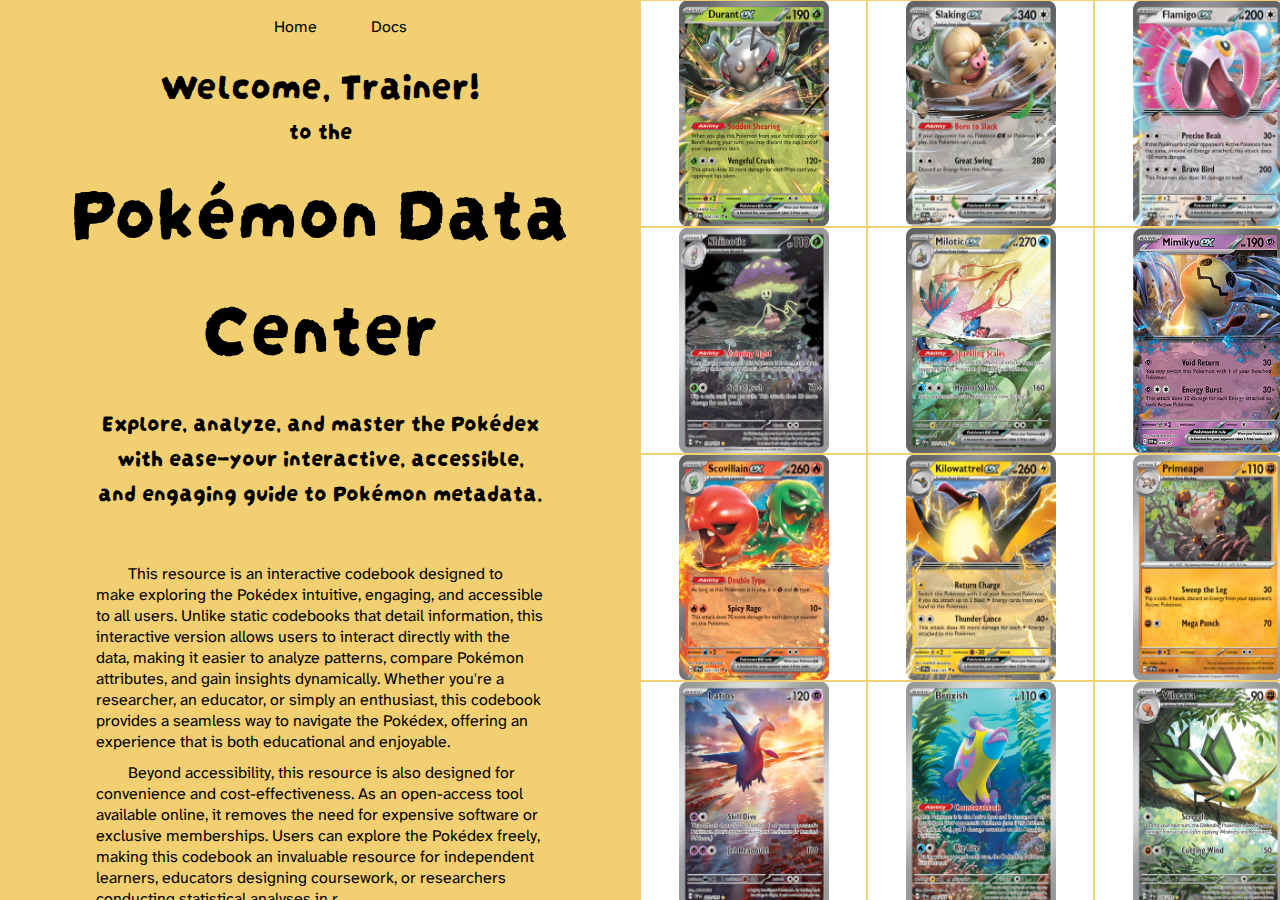
<file: docs/index.html>
<!DOCTYPE html>
<html lang="en">
<head>
  <meta charset="UTF-8">
  <meta name="viewport" content="width=device-width, initial-scale=1.0">
  <title>Welcome Trainer</title>
  <link rel="stylesheet" href="css/style.css">
  <link href="https://fonts.googleapis.com/css2?family=Roboto:wght@400;700&display=swap" rel="stylesheet">
  <link href="https://fonts.googleapis.com/css2?family=Atkinson+Hyperlegible+Next:ital,wght@0,200..800;1,200..800&display=swap" rel="stylesheet">
</head>

<body>
  <div class="onehalf-layout">
    <!-- column 1 -->
    <div class="onehalf-item bkg-yellow">
      <header>
        <nav>
          <ul>
            <li><a href="index.html">Home</a></li>
            <li><a href="docs.html">Docs</a></li>
          </ul>
        </nav>

        <div class="banner-center">
          <div class="banner-item">
            <p class="header-1 txt-center">
              Welcome, Trainer!
            </p>
          </div>
          <div class="banner-item">
            <p class="header-3 txt-center">
              to the
            </p>
          </div>
          <div class="banner-item">
            <p class="header-0 txt-center">
              Pokémon Data Center
            </p>
          </div>
          <div class="banner-callout">
            <p class="header-3 txt-center">
              Explore, analyze, and master the Pokédex with ease—your interactive, accessible, and engaging guide to Pokémon metadata.
            </p>
          </div>
          <div class="banner-callout">
            <p class="txt-left paragraph">
              This resource is an interactive codebook designed to make exploring the Pokédex intuitive, engaging, and accessible to all users. Unlike static codebooks that detail information, this interactive version allows users to interact directly with the data, making it easier to analyze patterns, compare Pokémon attributes, and gain insights dynamically. Whether you're a researcher, an educator, or simply an enthusiast, this codebook provides a seamless way to navigate the Pokédex, offering an experience that is both educational and enjoyable.  
            </p>
            <p class="txt-left paragraph">
              Beyond accessibility, this resource is also designed for convenience and cost-effectiveness. As an open-access tool available online, it removes the need for expensive software or exclusive memberships. Users can explore the Pokédex freely, making this codebook an invaluable resource for independent learners, educators designing coursework, or researchers conducting statistical analyses in r. 
            </p>
          </div>
        </div>
      </header>

      <main>
        <div class="map">
          <ol>
            <li><a href="region1.html" class="header-2">Explore Kanto</a></li>
            <li><a href="region2.html" class="header-2">Explore Johto</a></li>
            <li><a href="region3.html" class="header-2">Explore Hoenn</a></li>
            <li><a href="region4.html" class="header-2">Explore Sinnoh</a></li>
            <li><a href="region5.html" class="header-2">Explore Kalos</a></li>
            <li><a href="region6.html" class="header-2">Explore Unova</a></li>
            <li><a href="region7.html" class="header-2">Explore Alola</a></li>
            <li><a href="region8.html" class="header-2">Explore Galar</a></li>
            <li><a href="region9.html" class="header-2">Explore Paldea</a></li>
          </ol>
        </div>
      </main>

      <footer>
        <p class="txt-center">
          Copyright &copf; 2025 Pokémon Data Center <br> Daniella Wilkinson
        </p>
      </footer>
    </div>
    <!-- column 2 -->
    <div class="onehalf-item">
      <div class="three-col-grid">
        <!-- row 1 -->
        <div class="three-col-grid-item twist1">
          <img src="./assets/card1.png" alt="pokémon card">
        </div>
        <div class="three-col-grid-item twist2">
          <img src="./assets/card2.png" alt="pokémon card">
        </div>
        <div class="three-col-grid-item twist3">
          <img src="./assets/card3.png" alt="pokémon card">
        </div>

        <!-- row 2 -->
        <div class="three-col-grid-item twist1">
          <img src="./assets/card4.png" alt="pokémon card">
        </div>
        <div class="three-col-grid-item twist2">
          <img src="./assets/card5.png" alt="pokémon card">
        </div>
        <div class="three-col-grid-item twist3">
          <img src="./assets/card6.png" alt="pokémon card">
        </div>

        <!-- row 3 -->
        <div class="three-col-grid-item twist1">
          <img src="./assets/card7.png" alt="pokémon card">
        </div>
        <div class="three-col-grid-item twist2">
          <img src="./assets/card8.png" alt="pokémon card">
        </div>
        <div class="three-col-grid-item twist3">
          <img src="./assets/card9.png" alt="pokémon card">
        </div>

        <!-- row 4 -->
        <div class="three-col-grid-item twist1">
          <img src="./assets/card10.png" alt="pokémon card">
        </div>
        <div class="three-col-grid-item twist2">
          <img src="./assets/card11.png" alt="pokémon card">
        </div>
        <div class="three-col-grid-item twist3">
          <img src="./assets/card12.png" alt="pokémon card">
        </div>

        <!-- row 5 -->
         <div class="three-col-grid-item twist1">
          <img src="./assets/card13.png" alt="pokémon card">
         </div>
         <div class="three-col-grid-item twist2">
          <img src="./assets/card14.png" alt="pokémon card">
         </div>
         <div class="three-col-grid-item twist3">
          <img src="./assets/card15.png" alt="pokémon card">
         </div>

         <!-- row 6 -->
         <div class="three-col-grid-item twist1">
          <img src="./assets/card16.png" alt="pokémon card">
         </div>
         <div class="three-col-grid-item twist2">
          <img src="./assets/card17.png" alt="pokémon card">
         </div>
         <div class="three-col-grid-item twist3">
          <img src="./assets/card18.png" alt="pokémon card">
         </div>

         <!-- row 7 -->
         <div class="three-col-grid-item twist1">
          <img src="./assets/card19.png" alt="pokémon card">
         </div>
         <div class="three-col-grid-item twist2">
          <img src="./assets/card20.png" alt="pokémon card">
         </div>
         <div class="three-col-grid-item twist3">
          <img src="./assets/card21.png" alt="pokémon card">
         </div>

         <!-- row 8 -->
         <div class="three-col-grid-item twist1">
          <img src="./assets/card22.png" alt="pokémon card">
         </div>
         <div class="three-col-grid-item twist2">
          <img src="./assets/card23.png" alt="pokémon card">
         </div>
         <div class="three-col-grid-item twist3">
          <img src="./assets/card24.png" alt="pokémon card">
         </div>
      </div>
    </div>
  </div>
</body>
</html>
</file>
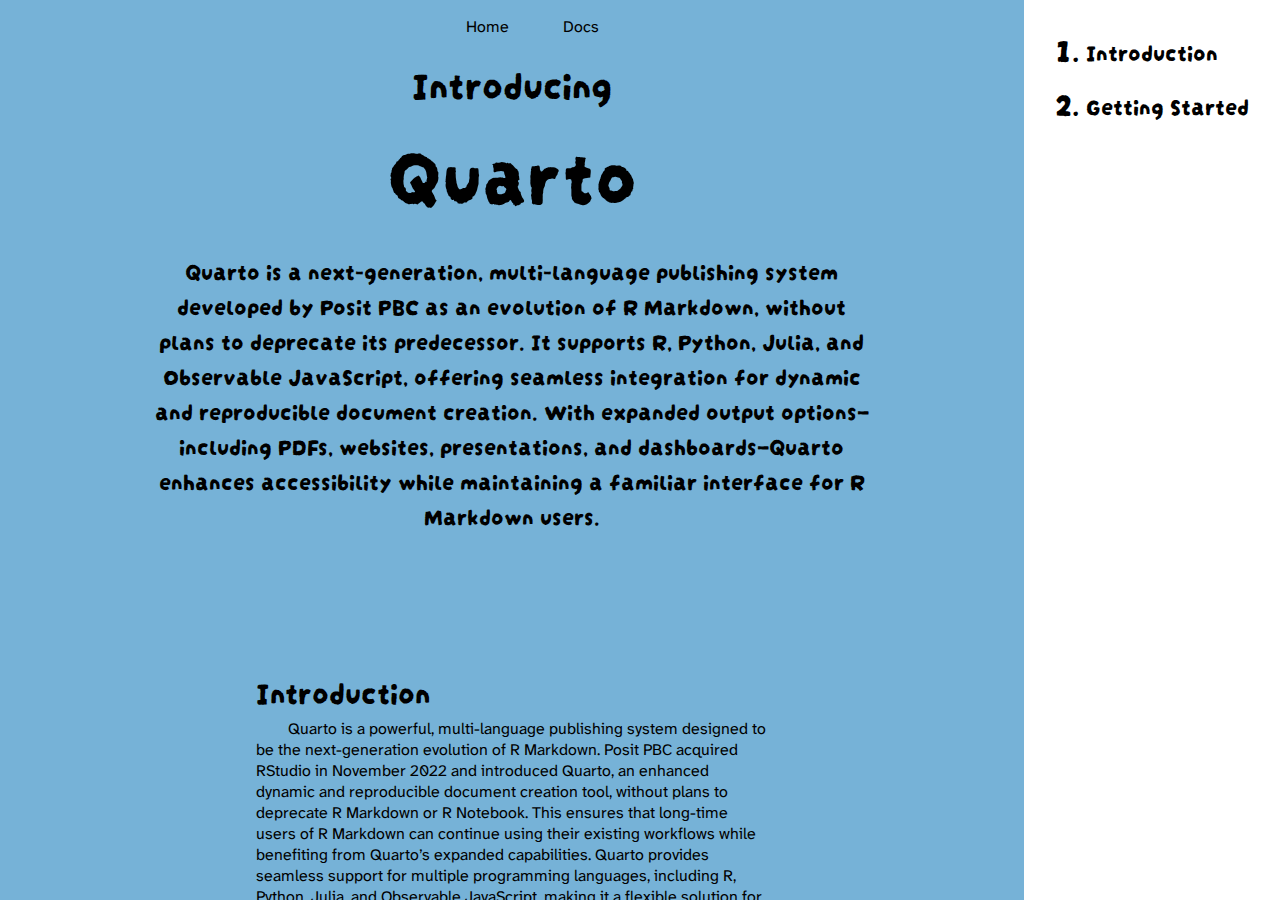
<file: docs/docs.html>
<!DOCTYPE html>
<html lang="en">
<head>
  <meta charset="UTF-8">
  <meta name="viewport" content="width=device-width, initial-scale=1.0">
  <title>Documentation</title>
  <link rel="stylesheet" href="css/style.css">
</head>

<body>
  <div class="docs-layout">
    <!-- column 1 -->
    <div class="docs-item bkg-blue">
      <header>
        <nav>
          <ul>
            <li><a href="index.html">Home</a></li>
            <li><a href="docs.html">Docs</a></li>
          </ul>
        </nav>

        <div class="banner-center">
          <div class="banner-item">
            <p class="header-1 txt-center">
              Introducing
            </p>
          </div>
          <div class="banner-item">
            <p class="header-0 txt-center">
              Quarto
            </p>
          </div>
          <div class="banner-callout">
            <p class="header-3 txt-center">
              Quarto is a next-generation, multi-language publishing system developed by Posit PBC as an evolution of R Markdown, without plans to deprecate its predecessor. It supports R, Python, Julia, and Observable JavaScript, offering seamless integration for dynamic and reproducible document creation. With expanded output options—including PDFs, websites, presentations, and dashboards—Quarto enhances accessibility while maintaining a familiar interface for R Markdown users.
            </p>
          </div>
        </div>
      </header>

      <main>
        <div class="docs-wrapper">
          <section id="introduction">
            <p class="header-2">Introduction</p>
            <p class="paragraph">
              Quarto is a powerful, multi-language publishing system designed to be the next-generation evolution of R Markdown. Posit PBC acquired RStudio in November 2022 and introduced Quarto, an enhanced dynamic and reproducible document creation tool, without plans to deprecate R Markdown or R Notebook. This ensures that long-time users of R Markdown can continue using their existing workflows while benefiting from Quarto’s expanded capabilities. Quarto provides seamless support for multiple programming languages, including R, Python, Julia, and Observable JavaScript, making it a flexible solution for data scientists, researchers, and analysts across different platforms. With a strong emphasis on accessibility and ease of use, Quarto maintains an interface and command structure nearly identical to R Markdown, allowing users to transition smoothly.
            </p>
            <p class="paragraph">
              One of Quarto’s most notable strengths is its diverse output formats, enabling users to create high-quality PDFs, interactive websites, presentations, dashboards, and web applications. Its enhanced publishing options make it well-suited for producing technical reports, academic papers, books, and scientific journals. Additionally, Quarto integrates well with modern tools like GitHub Pages and Decap (Netlify), streamlining the process of sharing results with a broader audience. With these improvements, Quarto represents a significant step forward in dynamic document generation. It offers greater flexibility, multi-language functionality, and a wider range of publishing capabilities while retaining the familiarity of R Markdown for existing users.
            </p>
          </section>
          <section id="getting started">
            <p class="header-2">Getting Started</p>
            <p class="paragraph">
              To begin, let's open RStudio and take our first steps with Quarto. If you haven’t installed Quarto yet, make sure to download and install it from <a href="https://quarto.org/">Quarto</a> so that it integrates smoothly with RStudio. Once everything is set up, we’ll walk through the fundamental steps of configuring Quarto for the first time, creating a new document, and exploring its key features. You’ll learn how to structure your document using markdown, insert code chunks, and understand the rendering process that converts your file into a polished output. Before diving into PDF exports, we’ll first render our document to HTML—an easy way to preview our work quickly and make adjustments before finalizing it in other formats. Along the way, we’ll get comfortable with markdown syntax, which is used for formatting text, adding headers, creating lists, and embedding links or images. By the end of this introduction, you’ll have a solid foundation in Quarto, setting you up for more advanced features like interactive documents, dynamic reports, and even website creation.
            </p>
            <div class="docs-img">
              <img src="./assets/quarto-example.png" alt="quarto-example">
            </div>
            <div class="docs-img">
              <img src="./assets/quarto-example2.png" alt="quarto-example">
            </div>
            <div class="docs-img">
              <img src="./assets/quarto-example3.png" alt="quarto-example">
            </div>
          </section>
        </div>
      </main>

      <footer>
        <p class="txt-center">
          Copyright &copf; 2025 Quarto <br> Daniella Wilkinson
        </p>
      </footer>
    </div>
    <!-- column 2 -->
    <div class="docs-nav">
      <div class="map">
        <ol>
          <li><a href="#introduction" class="header-3">Introduction</a></li>
          <li><a href="#getting started" class="header-3">Getting Started</a></li>
          <!-- <li><a href="#documentation" class="header-3">Visit Quarto</a></li> -->
        </ol>
      </div>
    </div>
  </div>
</body>
</html>
</file>
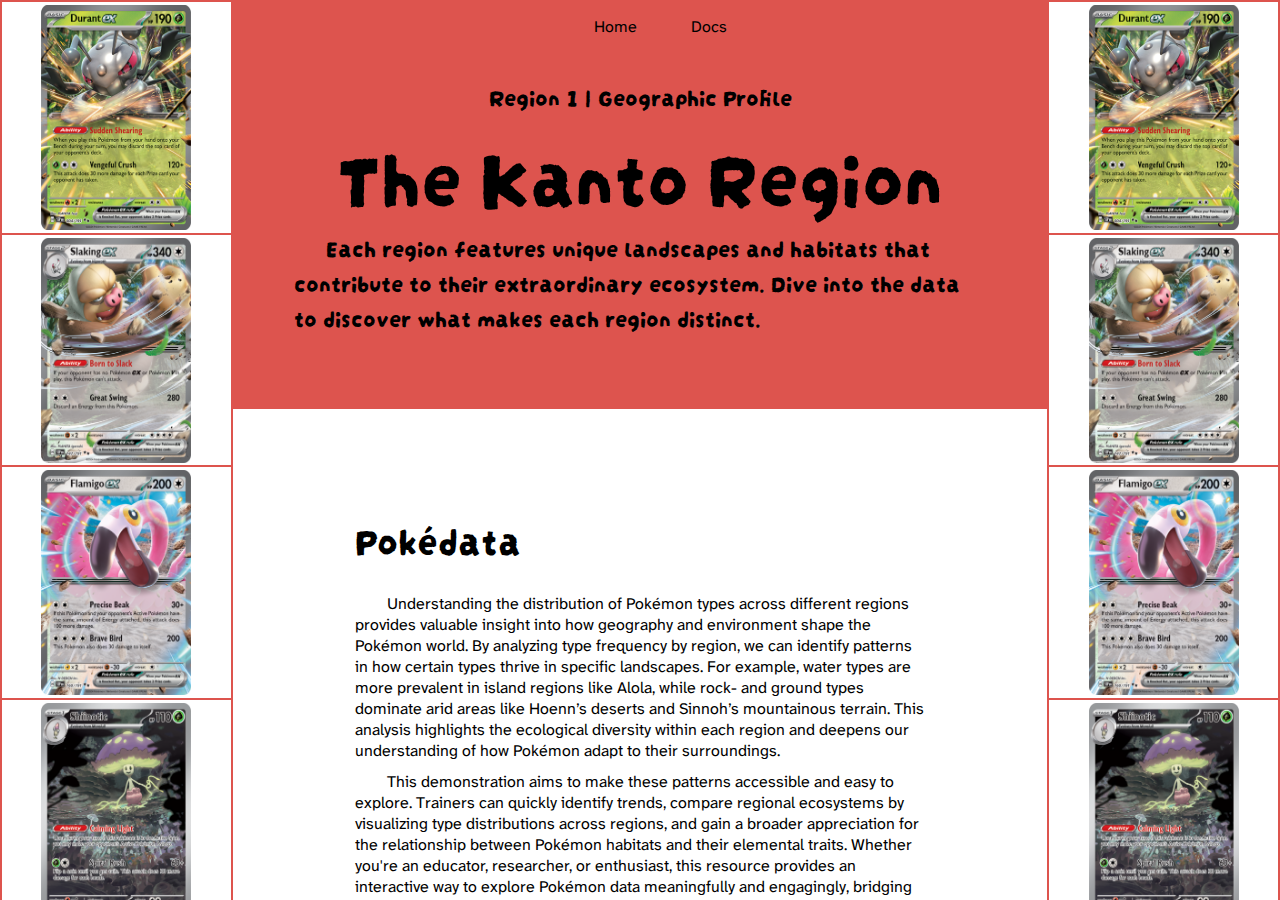
<file: docs/region1.html>
<!DOCTYPE html>
<html lang="en">
<head>
  <meta charset="UTF-8">
  <meta name="viewport" content="width=device-width, initial-scale=1.0">
  <title>Welcome to Kanto</title>
  <link rel="stylesheet" href="css/style.css">
</head>

<body>
  <div class="onethird-layout">
    <!-- column 1 -->
    <div class="single-card-grid">
      <div class="single-card-grid-layout">
        <!-- row 1 -->
        <div class="card-grid-item-1 twist1">
          <img src="./assets/card1.png" alt="pokémon card">
        </div>
        <div class="card-grid-item-1 twist2">
          <img src="./assets/card2.png" alt="pokémon card">
        </div>
        <div class="card-grid-item-1 twist3">
          <img src="./assets/card3.png" alt="pokémon card">
        </div>

        <!-- row 2 -->
        <div class="card-grid-item-1 twist1">
          <img src="./assets/card4.png" alt="pokémon card">
        </div>
        <div class="card-grid-item-1 twist2">
          <img src="./assets/card5.png" alt="pokémon card">
        </div>
        <div class="card-grid-item-1 twist3">
          <img src="./assets/card6.png" alt="pokémon card">
        </div>

        <!-- row 3 -->
        <div class="card-grid-item-1 twist1">
          <img src="./assets/card7.png" alt="pokémon card">
        </div>
        <div class="card-grid-item-1 twist2">
          <img src="./assets/card8.png" alt="pokémon card">
        </div>
        <div class="card-grid-item-1 twist3">
          <img src="./assets/card9.png" alt="pokémon card">
        </div>

        <!-- row 4 -->
        <div class="card-grid-item-1 twist1">
          <img src="./assets/card10.png" alt="pokémon card">
        </div>
        <div class="card-grid-item-1 twist2">
          <img src="./assets/card11.png" alt="pokémon card">
        </div>
        <div class="card-grid-item-1 twist3">
          <img src="./assets/card12.png" alt="pokémon card">
        </div>

        <!-- row 5 -->
         <div class="card-grid-item-1 twist1">
          <img src="./assets/card13.png" alt="pokémon card">
         </div>
         <div class="card-grid-item-1 twist2">
          <img src="./assets/card14.png" alt="pokémon card">
         </div>
         <div class="card-grid-item-1 twist3">
          <img src="./assets/card15.png" alt="pokémon card">
         </div>

         <!-- row 6 -->
         <div class="card-grid-item-1 twist1">
          <img src="./assets/card16.png" alt="pokémon card">
         </div>
         <div class="card-grid-item-1 twist2">
          <img src="./assets/card17.png" alt="pokémon card">
         </div>
         <div class="card-grid-item-1 twist3">
          <img src="./assets/card18.png" alt="pokémon card">
         </div>

         <!-- row 7 -->
         <div class="card-grid-item-1 twist1">
          <img src="./assets/card19.png" alt="pokémon card">
         </div>
         <div class="card-grid-item-1 twist2">
          <img src="./assets/card20.png" alt="pokémon card">
         </div>
         <div class="card-grid-item-1 twist3">
          <img src="./assets/card21.png" alt="pokémon card">
         </div>

         <!-- row 8 -->
         <div class="card-grid-item-1 twist1">
          <img src="./assets/card22.png" alt="pokémon card">
         </div>
         <div class="card-grid-item-1 twist2">
          <img src="./assets/card23.png" alt="pokémon card">
         </div>
         <div class="card-grid-item-1 twist3">
          <img src="./assets/card24.png" alt="pokémon card">
         </div>
      </div>
    </div>

    <!-- column 2 -->
    <div class="onethird-item">
      <header class="bkg-red">
        <nav>
          <ul>
            <li><a href="index.html">Home</a></li>
            <li><a href="docs.html">Docs</a></li>
          </ul>
        </nav>

        <div class="banner-article">
          <div class="banner-item">
            <p class="header-3">
              Region 1 | Geographic Profile 
            </p>
          </div>
          <div class="banner-item">
            <p class="header-0">
              The Kanto Region
            </p>
          </div>
          <div class="banner-item">
            <p class="header-3 paragraph">
              Each region features unique landscapes and habitats that contribute to their extraordinary ecosystem. Dive into the data to discover what makes each region distinct.
            </p>
          </div>
        </div>
      </header>

      <main class="article">
        <div class="article-wrapper">
          <p class="header-1">Pokédata</p>
          <br>
          <p class="paragraph">
            Understanding the distribution of Pokémon types across different regions provides valuable insight into how geography and environment shape the Pokémon world. By analyzing type frequency by region, we can identify patterns in how certain types thrive in specific landscapes. For example, water types are more prevalent in island regions like Alola, while rock- and ground types dominate arid areas like Hoenn’s deserts and Sinnoh’s mountainous terrain. This analysis highlights the ecological diversity within each region and deepens our understanding of how Pokémon adapt to their surroundings.  
          </p>
          <p class="paragraph">
            This demonstration aims to make these patterns accessible and easy to explore. Trainers can quickly identify trends, compare regional ecosystems by visualizing type distributions across regions, and gain a broader appreciation for the relationship between Pokémon habitats and their elemental traits. Whether you're an educator, researcher, or enthusiast, this resource provides an interactive way to explore Pokémon data meaningfully and engagingly, bridging the gap between gameplay and data analysis.
          </p>
        </div>
        <div class="reg-img">
          <img src="./assets/bar1.png" alt="bar chart">
        </div>
        <div class="article-wrapper">
          <p class="paragraph">
            Beyond identifying patterns, this analysis enhances strategic decision-making for trainers and researchers. Understanding which types are most common in each region can help trainers anticipate challenges, build balanced teams, and appreciate the environmental influences on Pokémon availability. For researchers, these insights provide a deeper look into how the Pokémon world mirrors real-world biodiversity, reinforcing the connection between habitat, adaptation, and survival. By engaging with this data, users can uncover new perspectives on the Pokémon universe and explore the dynamic relationship between nature and Pokémon distribution.
          </p>
        </div>
          <div class="table-wrapper">
          <iframe src="table-1.html"></iframe>
          </div>
      </main>
      
      <footer>
        <p class="txt-center">
          Copyright &copf; 2025 Pokémon Data Center <br> Daniella Wilkinson
        </p>
      </footer>
    </div>

    <!-- column 3 -->
    <div class="single-card-grid">
      <div class="single-card-grid-layout">
        <!-- row 1 -->
        <div class="card-grid-item-1 twist1">
          <img src="./assets/card1.png" alt="pokémon card">
        </div>
        <div class="card-grid-item-1 twist2">
          <img src="./assets/card2.png" alt="pokémon card">
        </div>
        <div class="card-grid-item-1 twist3">
          <img src="./assets/card3.png" alt="pokémon card">
        </div>

        <!-- row 2 -->
        <div class="card-grid-item-1 twist1">
          <img src="./assets/card4.png" alt="pokémon card">
        </div>
        <div class="card-grid-item-1 twist2">
          <img src="./assets/card5.png" alt="pokémon card">
        </div>
        <div class="card-grid-item-1 twist3">
          <img src="./assets/card6.png" alt="pokémon card">
        </div>

        <!-- row 3 -->
        <div class="card-grid-item-1 twist1">
          <img src="./assets/card7.png" alt="pokémon card">
        </div>
        <div class="card-grid-item-1 twist2">
          <img src="./assets/card8.png" alt="pokémon card">
        </div>
        <div class="card-grid-item-1 twist3">
          <img src="./assets/card9.png" alt="pokémon card">
        </div>

        <!-- row 4 -->
        <div class="card-grid-item-1 twist1">
          <img src="./assets/card10.png" alt="pokémon card">
        </div>
        <div class="card-grid-item-1 twist2">
          <img src="./assets/card11.png" alt="pokémon card">
        </div>
        <div class="card-grid-item-1 twist3">
          <img src="./assets/card12.png" alt="pokémon card">
        </div>

        <!-- row 5 -->
         <div class="card-grid-item-1 twist1">
          <img src="./assets/card13.png" alt="pokémon card">
         </div>
         <div class="card-grid-item-1 twist2">
          <img src="./assets/card14.png" alt="pokémon card">
         </div>
         <div class="card-grid-item-1 twist3">
          <img src="./assets/card15.png" alt="pokémon card">
         </div>

         <!-- row 6 -->
         <div class="card-grid-item-1 twist1">
          <img src="./assets/card16.png" alt="pokémon card">
         </div>
         <div class="card-grid-item-1 twist2">
          <img src="./assets/card17.png" alt="pokémon card">
         </div>
         <div class="card-grid-item-1 twist3">
          <img src="./assets/card18.png" alt="pokémon card">
         </div>

         <!-- row 7 -->
         <div class="card-grid-item-1 twist1">
          <img src="./assets/card19.png" alt="pokémon card">
         </div>
         <div class="card-grid-item-1 twist2">
          <img src="./assets/card20.png" alt="pokémon card">
         </div>
         <div class="card-grid-item-1 twist3">
          <img src="./assets/card21.png" alt="pokémon card">
         </div>

         <!-- row 8 -->
         <div class="card-grid-item-1 twist1">
          <img src="./assets/card22.png" alt="pokémon card">
         </div>
         <div class="card-grid-item-1 twist2">
          <img src="./assets/card23.png" alt="pokémon card">
         </div>
         <div class="card-grid-item-1 twist3">
          <img src="./assets/card24.png" alt="pokémon card">
         </div>
      </div>
    </div>
  </div>
</body>
</html>
</file>
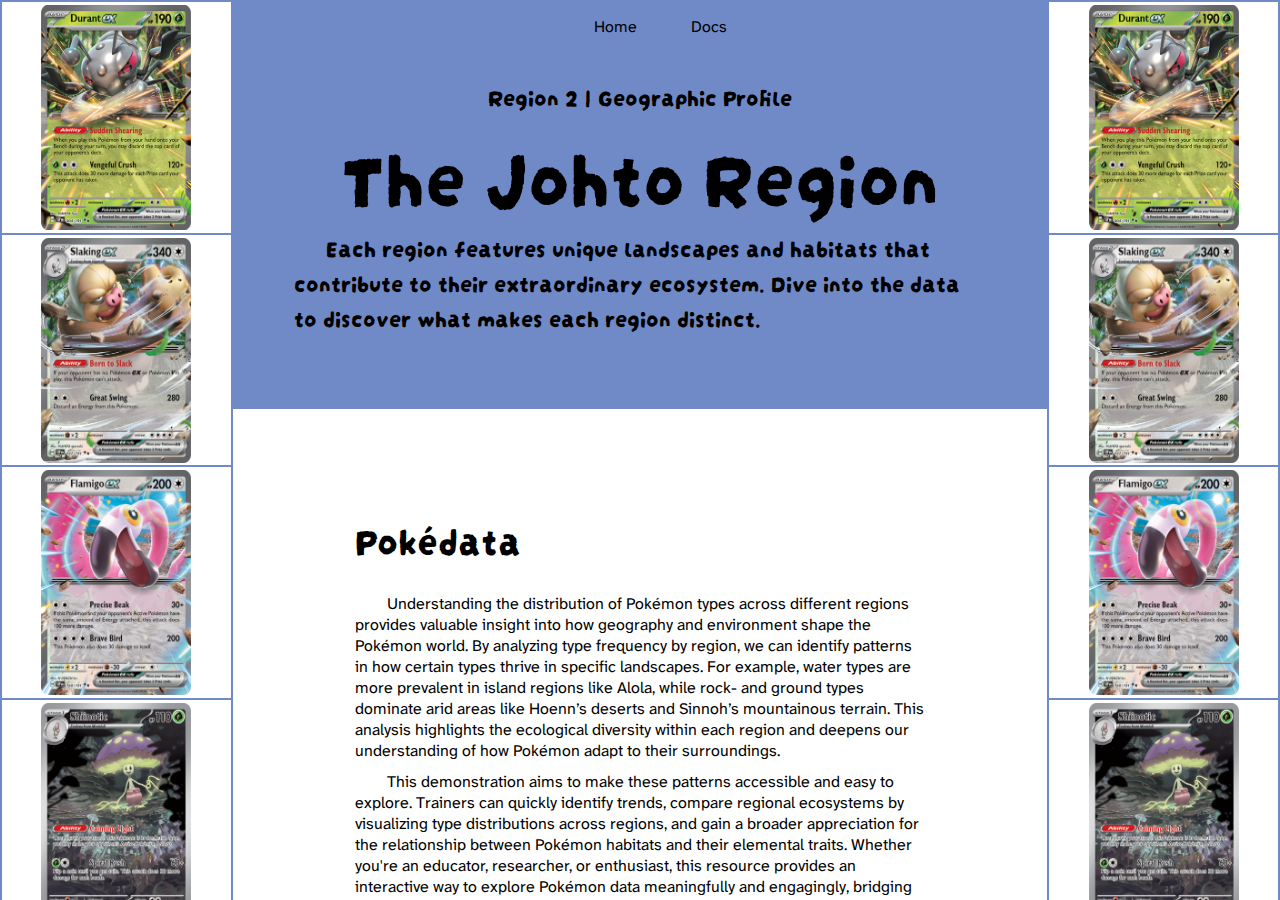
<file: docs/region2.html>
<!DOCTYPE html>
<html lang="en">
<head>
  <meta charset="UTF-8">
  <meta name="viewport" content="width=device-width, initial-scale=1.0">
  <title>Welcome to Johto</title>
  <link rel="stylesheet" href="css/style.css">
</head>

<body>
  <div class="onethird-layout">
    <!-- column 1 -->
    <div class="single-card-grid">
      <div class="single-card-grid-layout">
        <!-- row 1 -->
        <div class="card-grid-item-2 twist1">
          <img src="./assets/card1.png" alt="pokémon card">
        </div>
        <div class="card-grid-item-2 twist2">
          <img src="./assets/card2.png" alt="pokémon card">
        </div>
        <div class="card-grid-item-2 twist3">
          <img src="./assets/card3.png" alt="pokémon card">
        </div>

        <!-- row 2 -->
        <div class="card-grid-item-2 twist1">
          <img src="./assets/card4.png" alt="pokémon card">
        </div>
        <div class="card-grid-item-2 twist2">
          <img src="./assets/card5.png" alt="pokémon card">
        </div>
        <div class="card-grid-item-2 twist3">
          <img src="./assets/card6.png" alt="pokémon card">
        </div>

        <!-- row 3 -->
        <div class="card-grid-item-2 twist1">
          <img src="./assets/card7.png" alt="pokémon card">
        </div>
        <div class="card-grid-item-2 twist2">
          <img src="./assets/card8.png" alt="pokémon card">
        </div>
        <div class="card-grid-item-2 twist3">
          <img src="./assets/card9.png" alt="pokémon card">
        </div>

        <!-- row 4 -->
        <div class="card-grid-item-2 twist1">
          <img src="./assets/card10.png" alt="pokémon card">
        </div>
        <div class="card-grid-item-2 twist2">
          <img src="./assets/card11.png" alt="pokémon card">
        </div>
        <div class="card-grid-item-2 twist3">
          <img src="./assets/card12.png" alt="pokémon card">
        </div>

        <!-- row 5 -->
         <div class="card-grid-item-2 twist1">
          <img src="./assets/card13.png" alt="pokémon card">
         </div>
         <div class="card-grid-item-2 twist2">
          <img src="./assets/card14.png" alt="pokémon card">
         </div>
         <div class="card-grid-item-2 twist3">
          <img src="./assets/card15.png" alt="pokémon card">
         </div>

         <!-- row 6 -->
         <div class="card-grid-item-2 twist1">
          <img src="./assets/card16.png" alt="pokémon card">
         </div>
         <div class="card-grid-item-2 twist2">
          <img src="./assets/card17.png" alt="pokémon card">
         </div>
         <div class="card-grid-item-2 twist3">
          <img src="./assets/card18.png" alt="pokémon card">
         </div>

         <!-- row 7 -->
         <div class="card-grid-item-2 twist1">
          <img src="./assets/card19.png" alt="pokémon card">
         </div>
         <div class="card-grid-item-2 twist2">
          <img src="./assets/card20.png" alt="pokémon card">
         </div>
         <div class="card-grid-item-2 twist3">
          <img src="./assets/card21.png" alt="pokémon card">
         </div>

         <!-- row 8 -->
         <div class="card-grid-item-2 twist1">
          <img src="./assets/card22.png" alt="pokémon card">
         </div>
         <div class="card-grid-item-2 twist2">
          <img src="./assets/card23.png" alt="pokémon card">
         </div>
         <div class="card-grid-item-2 twist3">
          <img src="./assets/card24.png" alt="pokémon card">
         </div>
      </div>
    </div>

    <!-- column 2 -->
    <div class="onethird-item">
      <header class="bkg-purple">
        <nav>
          <ul>
            <li><a href="index.html">Home</a></li>
            <li><a href="docs.html">Docs</a></li>
          </ul>
        </nav>

        <div class="banner-article">
          <div class="banner-item">
            <p class="header-3">
              Region 2 | Geographic Profile 
            </p>
          </div>
          <div class="banner-item">
            <p class="header-0">
              The Johto Region
            </p>
          </div>
          <div class="banner-item">
            <p class="header-3 paragraph">
              Each region features unique landscapes and habitats that contribute to their extraordinary ecosystem. Dive into the data to discover what makes each region distinct.
            </p>
          </div>
        </div>
      </header>

      <main class="article">
        <div class="article-wrapper">
          <p class="header-1">Pokédata</p>
          <br>
          <p class="paragraph">
            Understanding the distribution of Pokémon types across different regions provides valuable insight into how geography and environment shape the Pokémon world. By analyzing type frequency by region, we can identify patterns in how certain types thrive in specific landscapes. For example, water types are more prevalent in island regions like Alola, while rock- and ground types dominate arid areas like Hoenn’s deserts and Sinnoh’s mountainous terrain. This analysis highlights the ecological diversity within each region and deepens our understanding of how Pokémon adapt to their surroundings.  
          </p>
          <p class="paragraph">
            This demonstration aims to make these patterns accessible and easy to explore. Trainers can quickly identify trends, compare regional ecosystems by visualizing type distributions across regions, and gain a broader appreciation for the relationship between Pokémon habitats and their elemental traits. Whether you're an educator, researcher, or enthusiast, this resource provides an interactive way to explore Pokémon data meaningfully and engagingly, bridging the gap between gameplay and data analysis.
          </p>
        </div>
        <div class="reg-img">
          <img src="./assets/bar2.png" alt="bar chart">
        </div>
        <div class="article-wrapper">
          <p class="paragraph">
            Beyond identifying patterns, this analysis enhances strategic decision-making for trainers and researchers. Understanding which types are most common in each region can help trainers anticipate challenges, build balanced teams, and appreciate the environmental influences on Pokémon availability. For researchers, these insights provide a deeper look into how the Pokémon world mirrors real-world biodiversity, reinforcing the connection between habitat, adaptation, and survival. By engaging with this data, users can uncover new perspectives on the Pokémon universe and explore the dynamic relationship between nature and Pokémon distribution.
          </p>
        </div>
          <div class="table-wrapper">
          <iframe src="table-2.html"></iframe>
          </div>
      </main>
      
      <footer>
        <p class="txt-center">
          Copyright &copf; 2025 Pokémon Data Center <br> Daniella Wilkinson
        </p>
      </footer>
    </div>

    <!-- column 3 -->
    <div class="single-card-grid">
      <div class="single-card-grid-layout">
        <!-- row 1 -->
        <div class="card-grid-item-2 twist1">
          <img src="./assets/card1.png" alt="pokémon card">
        </div>
        <div class="card-grid-item-2 twist2">
          <img src="./assets/card2.png" alt="pokémon card">
        </div>
        <div class="card-grid-item-2 twist3">
          <img src="./assets/card3.png" alt="pokémon card">
        </div>

        <!-- row 2 -->
        <div class="card-grid-item-2 twist1">
          <img src="./assets/card4.png" alt="pokémon card">
        </div>
        <div class="card-grid-item-2 twist2">
          <img src="./assets/card5.png" alt="pokémon card">
        </div>
        <div class="card-grid-item-2 twist3">
          <img src="./assets/card6.png" alt="pokémon card">
        </div>

        <!-- row 3 -->
        <div class="card-grid-item-2 twist1">
          <img src="./assets/card7.png" alt="pokémon card">
        </div>
        <div class="card-grid-item-2 twist2">
          <img src="./assets/card8.png" alt="pokémon card">
        </div>
        <div class="card-grid-item-2 twist3">
          <img src="./assets/card9.png" alt="pokémon card">
        </div>

        <!-- row 4 -->
        <div class="card-grid-item-2 twist1">
          <img src="./assets/card10.png" alt="pokémon card">
        </div>
        <div class="card-grid-item-2 twist2">
          <img src="./assets/card11.png" alt="pokémon card">
        </div>
        <div class="card-grid-item-2 twist3">
          <img src="./assets/card12.png" alt="pokémon card">
        </div>

        <!-- row 5 -->
         <div class="card-grid-item-2 twist1">
          <img src="./assets/card13.png" alt="pokémon card">
         </div>
         <div class="card-grid-item-2 twist2">
          <img src="./assets/card14.png" alt="pokémon card">
         </div>
         <div class="card-grid-item-2 twist3">
          <img src="./assets/card15.png" alt="pokémon card">
         </div>

         <!-- row 6 -->
         <div class="card-grid-item-2 twist1">
          <img src="./assets/card16.png" alt="pokémon card">
         </div>
         <div class="card-grid-item-2 twist2">
          <img src="./assets/card17.png" alt="pokémon card">
         </div>
         <div class="card-grid-item-2 twist3">
          <img src="./assets/card18.png" alt="pokémon card">
         </div>

         <!-- row 7 -->
         <div class="card-grid-item-2 twist1">
          <img src="./assets/card19.png" alt="pokémon card">
         </div>
         <div class="card-grid-item-2 twist2">
          <img src="./assets/card20.png" alt="pokémon card">
         </div>
         <div class="card-grid-item-2 twist3">
          <img src="./assets/card21.png" alt="pokémon card">
         </div>

         <!-- row 8 -->
         <div class="card-grid-item-2 twist1">
          <img src="./assets/card22.png" alt="pokémon card">
         </div>
         <div class="card-grid-item-2 twist2">
          <img src="./assets/card23.png" alt="pokémon card">
         </div>
         <div class="card-grid-item-2 twist3">
          <img src="./assets/card24.png" alt="pokémon card">
         </div>
      </div>
    </div>
  </div>
</body>
</html>
</file>
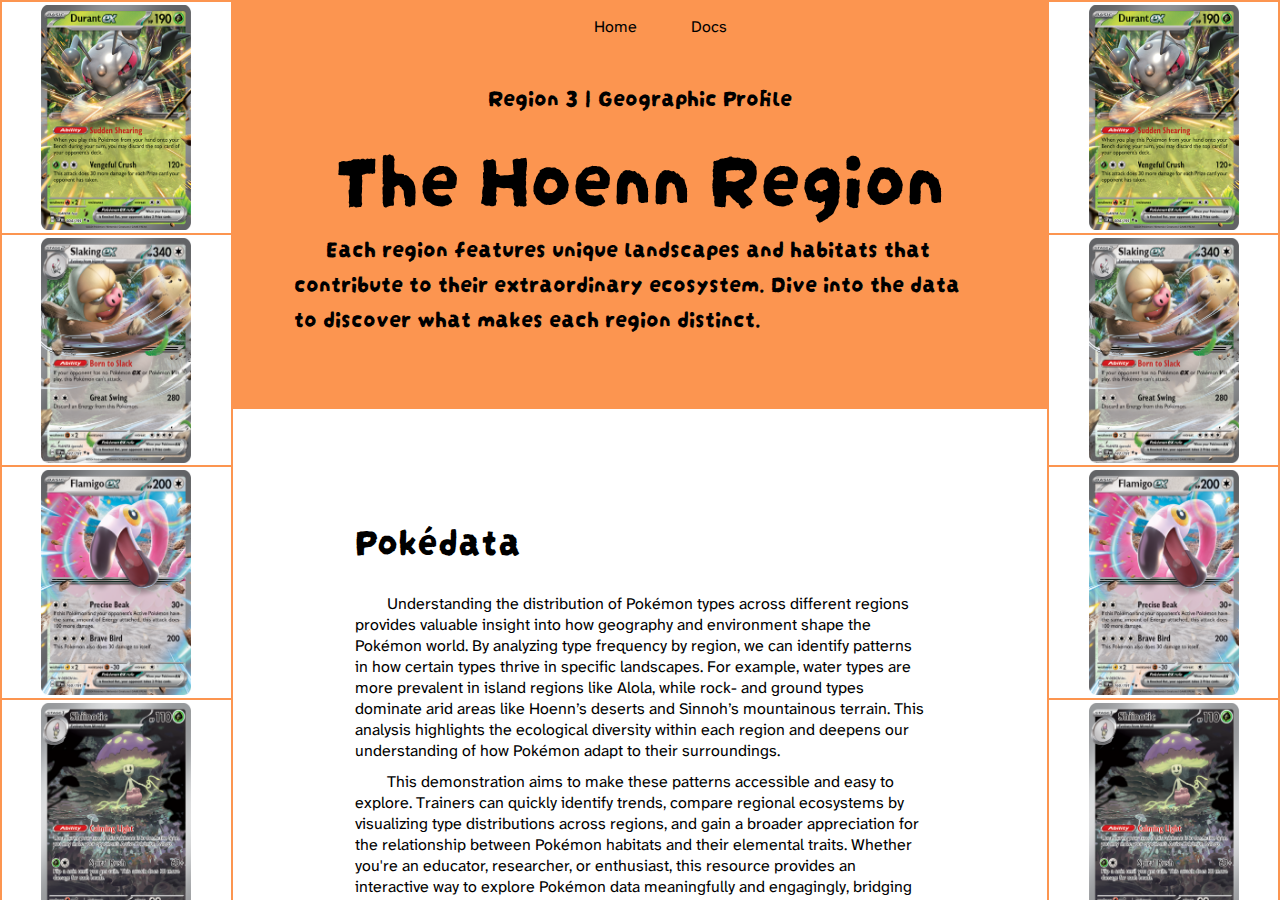
<file: docs/region3.html>
<!DOCTYPE html>
<html lang="en">
<head>
  <meta charset="UTF-8">
  <meta name="viewport" content="width=device-width, initial-scale=1.0">
  <title>Welcome to Hoenn</title>
  <link rel="stylesheet" href="css/style.css">
</head>

<body>
  <div class="onethird-layout">
    <!-- column 1 -->
    <div class="single-card-grid">
      <div class="single-card-grid-layout">
        <!-- row 1 -->
        <div class="card-grid-item-3 twist1">
          <img src="./assets/card1.png" alt="pokémon card">
        </div>
        <div class="card-grid-item-3 twist2">
          <img src="./assets/card2.png" alt="pokémon card">
        </div>
        <div class="card-grid-item-3 twist3">
          <img src="./assets/card3.png" alt="pokémon card">
        </div>

        <!-- row 2 -->
        <div class="card-grid-item-3 twist1">
          <img src="./assets/card4.png" alt="pokémon card">
        </div>
        <div class="card-grid-item-3 twist2">
          <img src="./assets/card5.png" alt="pokémon card">
        </div>
        <div class="card-grid-item-3 twist3">
          <img src="./assets/card6.png" alt="pokémon card">
        </div>

        <!-- row 3 -->
        <div class="card-grid-item-3 twist1">
          <img src="./assets/card7.png" alt="pokémon card">
        </div>
        <div class="card-grid-item-3 twist2">
          <img src="./assets/card8.png" alt="pokémon card">
        </div>
        <div class="card-grid-item-3 twist3">
          <img src="./assets/card9.png" alt="pokémon card">
        </div>

        <!-- row 4 -->
        <div class="card-grid-item-3 twist1">
          <img src="./assets/card10.png" alt="pokémon card">
        </div>
        <div class="card-grid-item-3 twist2">
          <img src="./assets/card11.png" alt="pokémon card">
        </div>
        <div class="card-grid-item-3 twist3">
          <img src="./assets/card12.png" alt="pokémon card">
        </div>

        <!-- row 5 -->
         <div class="card-grid-item-3 twist1">
          <img src="./assets/card13.png" alt="pokémon card">
         </div>
         <div class="card-grid-item-3 twist2">
          <img src="./assets/card14.png" alt="pokémon card">
         </div>
         <div class="card-grid-item-3 twist3">
          <img src="./assets/card15.png" alt="pokémon card">
         </div>

         <!-- row 6 -->
         <div class="card-grid-item-3 twist1">
          <img src="./assets/card16.png" alt="pokémon card">
         </div>
         <div class="card-grid-item-3 twist2">
          <img src="./assets/card17.png" alt="pokémon card">
         </div>
         <div class="card-grid-item-3 twist3">
          <img src="./assets/card18.png" alt="pokémon card">
         </div>

         <!-- row 7 -->
         <div class="card-grid-item-3 twist1">
          <img src="./assets/card19.png" alt="pokémon card">
         </div>
         <div class="card-grid-item-3 twist2">
          <img src="./assets/card20.png" alt="pokémon card">
         </div>
         <div class="card-grid-item-3 twist3">
          <img src="./assets/card21.png" alt="pokémon card">
         </div>

         <!-- row 8 -->
         <div class="card-grid-item-3 twist1">
          <img src="./assets/card22.png" alt="pokémon card">
         </div>
         <div class="card-grid-item-3 twist2">
          <img src="./assets/card23.png" alt="pokémon card">
         </div>
         <div class="card-grid-item-3 twist3">
          <img src="./assets/card24.png" alt="pokémon card">
         </div>
      </div>
    </div>

    <!-- column 2 -->
    <div class="onethird-item">
      <header class="bkg-orange">
        <nav>
          <ul>
            <li><a href="index.html">Home</a></li>
            <li><a href="docs.html">Docs</a></li>
          </ul>
        </nav>

        <div class="banner-article">
          <div class="banner-item">
            <p class="header-3">
              Region 3 | Geographic Profile 
            </p>
          </div>
          <div class="banner-item">
            <p class="header-0">
              The Hoenn Region
            </p>
          </div>
          <div class="banner-item">
            <p class="header-3 paragraph">
              Each region features unique landscapes and habitats that contribute to their extraordinary ecosystem. Dive into the data to discover what makes each region distinct.
            </p>
          </div>
        </div>
      </header>

      <main class="article">
        <div class="article-wrapper">
          <p class="header-1">Pokédata</p>
          <br>
          <p class="paragraph">
            Understanding the distribution of Pokémon types across different regions provides valuable insight into how geography and environment shape the Pokémon world. By analyzing type frequency by region, we can identify patterns in how certain types thrive in specific landscapes. For example, water types are more prevalent in island regions like Alola, while rock- and ground types dominate arid areas like Hoenn’s deserts and Sinnoh’s mountainous terrain. This analysis highlights the ecological diversity within each region and deepens our understanding of how Pokémon adapt to their surroundings.  
          </p>
          <p class="paragraph">
            This demonstration aims to make these patterns accessible and easy to explore. Trainers can quickly identify trends, compare regional ecosystems by visualizing type distributions across regions, and gain a broader appreciation for the relationship between Pokémon habitats and their elemental traits. Whether you're an educator, researcher, or enthusiast, this resource provides an interactive way to explore Pokémon data meaningfully and engagingly, bridging the gap between gameplay and data analysis.
          </p>
        </div>
        <div class="reg-img">
          <img src="./assets/bar3.png" alt="bar chart">
        </div>
        <div class="article-wrapper">
          <p class="paragraph">
            Beyond identifying patterns, this analysis enhances strategic decision-making for trainers and researchers. Understanding which types are most common in each region can help trainers anticipate challenges, build balanced teams, and appreciate the environmental influences on Pokémon availability. For researchers, these insights provide a deeper look into how the Pokémon world mirrors real-world biodiversity, reinforcing the connection between habitat, adaptation, and survival. By engaging with this data, users can uncover new perspectives on the Pokémon universe and explore the dynamic relationship between nature and Pokémon distribution.
          </p>
        </div>
          <div class="table-wrapper">
          <iframe src="table-3.html"></iframe>
          </div>
      </main>
      
      <footer>
        <p class="txt-center">
          Copyright &copf; 2025 Pokémon Data Center <br> Daniella Wilkinson
        </p>
      </footer>
    </div>

    <!-- column 3 -->
    <div class="single-card-grid">
      <div class="single-card-grid-layout">
        <!-- row 1 -->
        <div class="card-grid-item-3 twist1">
          <img src="./assets/card1.png" alt="pokémon card">
        </div>
        <div class="card-grid-item-3 twist2">
          <img src="./assets/card2.png" alt="pokémon card">
        </div>
        <div class="card-grid-item-3 twist3">
          <img src="./assets/card3.png" alt="pokémon card">
        </div>

        <!-- row 2 -->
        <div class="card-grid-item-3 twist1">
          <img src="./assets/card4.png" alt="pokémon card">
        </div>
        <div class="card-grid-item-3 twist2">
          <img src="./assets/card5.png" alt="pokémon card">
        </div>
        <div class="card-grid-item-3 twist3">
          <img src="./assets/card6.png" alt="pokémon card">
        </div>

        <!-- row 3 -->
        <div class="card-grid-item-3 twist1">
          <img src="./assets/card7.png" alt="pokémon card">
        </div>
        <div class="card-grid-item-3 twist2">
          <img src="./assets/card8.png" alt="pokémon card">
        </div>
        <div class="card-grid-item-3 twist3">
          <img src="./assets/card9.png" alt="pokémon card">
        </div>

        <!-- row 4 -->
        <div class="card-grid-item-3 twist1">
          <img src="./assets/card10.png" alt="pokémon card">
        </div>
        <div class="card-grid-item-3 twist2">
          <img src="./assets/card11.png" alt="pokémon card">
        </div>
        <div class="card-grid-item-3 twist3">
          <img src="./assets/card12.png" alt="pokémon card">
        </div>

        <!-- row 5 -->
         <div class="card-grid-item-3 twist1">
          <img src="./assets/card13.png" alt="pokémon card">
         </div>
         <div class="card-grid-item-3 twist2">
          <img src="./assets/card14.png" alt="pokémon card">
         </div>
         <div class="card-grid-item-3 twist3">
          <img src="./assets/card15.png" alt="pokémon card">
         </div>

         <!-- row 6 -->
         <div class="card-grid-item-3 twist1">
          <img src="./assets/card16.png" alt="pokémon card">
         </div>
         <div class="card-grid-item-3 twist2">
          <img src="./assets/card17.png" alt="pokémon card">
         </div>
         <div class="card-grid-item-3 twist3">
          <img src="./assets/card18.png" alt="pokémon card">
         </div>

         <!-- row 7 -->
         <div class="card-grid-item-3 twist1">
          <img src="./assets/card19.png" alt="pokémon card">
         </div>
         <div class="card-grid-item-3 twist2">
          <img src="./assets/card20.png" alt="pokémon card">
         </div>
         <div class="card-grid-item-3 twist3">
          <img src="./assets/card21.png" alt="pokémon card">
         </div>

         <!-- row 8 -->
         <div class="card-grid-item-3 twist1">
          <img src="./assets/card22.png" alt="pokémon card">
         </div>
         <div class="card-grid-item-3 twist2">
          <img src="./assets/card23.png" alt="pokémon card">
         </div>
         <div class="card-grid-item-3 twist3">
          <img src="./assets/card24.png" alt="pokémon card">
         </div>
      </div>
    </div>
  </div>
</body>
</html>
</file>
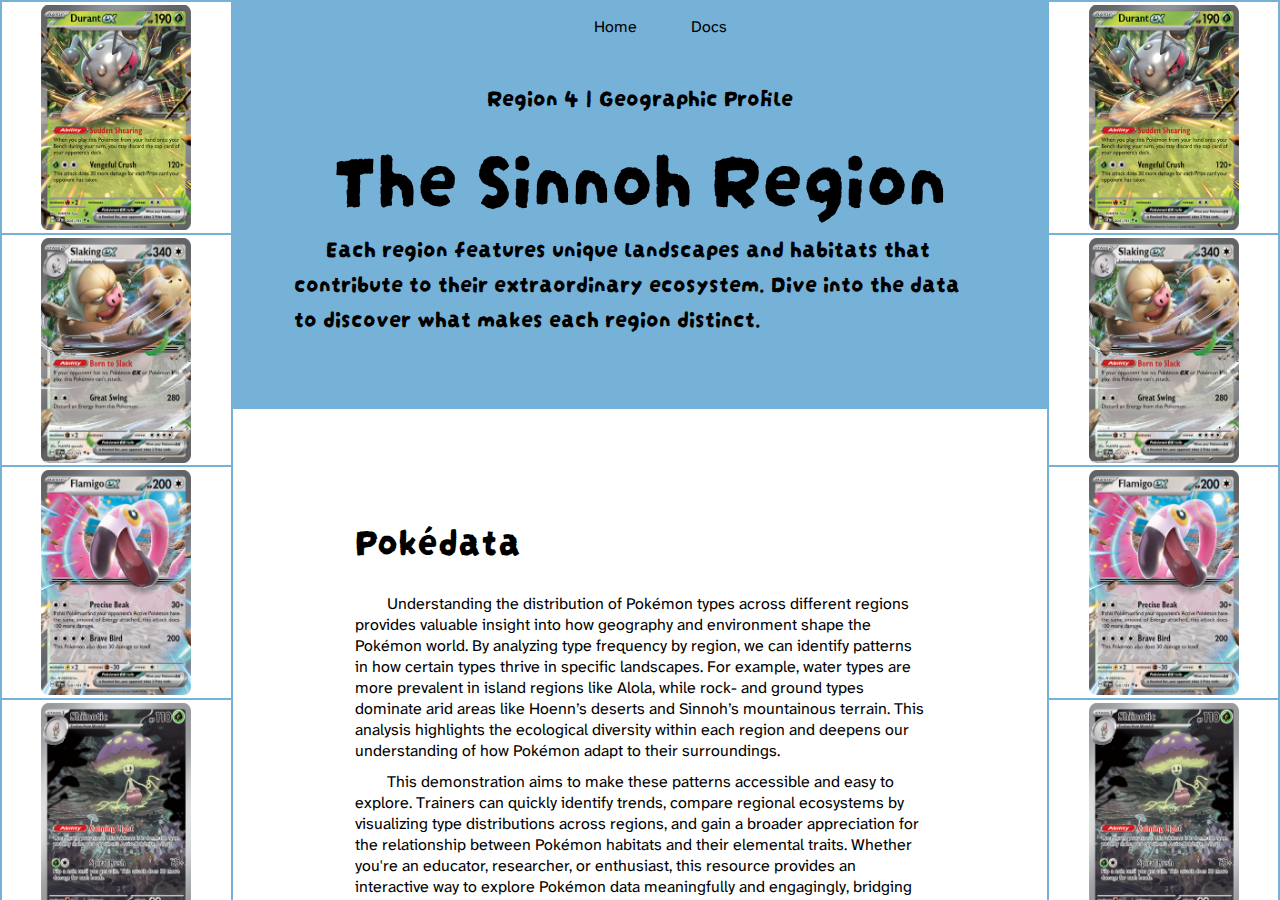
<file: docs/region4.html>
<!DOCTYPE html>
<html lang="en">
<head>
  <meta charset="UTF-8">
  <meta name="viewport" content="width=device-width, initial-scale=1.0">
  <title>Welcome to Sinnoh</title>
  <link rel="stylesheet" href="css/style.css">
</head>

<body>
  <div class="onethird-layout">
    <!-- column 1 -->
    <div class="single-card-grid">
      <div class="single-card-grid-layout">
        <!-- row 1 -->
        <div class="card-grid-item-4 twist1">
          <img src="./assets/card1.png" alt="pokémon card">
        </div>
        <div class="card-grid-item-4 twist2">
          <img src="./assets/card2.png" alt="pokémon card">
        </div>
        <div class="card-grid-item-4 twist3">
          <img src="./assets/card3.png" alt="pokémon card">
        </div>

        <!-- row 2 -->
        <div class="card-grid-item-4 twist1">
          <img src="./assets/card4.png" alt="pokémon card">
        </div>
        <div class="card-grid-item-4 twist2">
          <img src="./assets/card5.png" alt="pokémon card">
        </div>
        <div class="card-grid-item-4 twist3">
          <img src="./assets/card6.png" alt="pokémon card">
        </div>

        <!-- row 3 -->
        <div class="card-grid-item-4 twist1">
          <img src="./assets/card7.png" alt="pokémon card">
        </div>
        <div class="card-grid-item-4 twist2">
          <img src="./assets/card8.png" alt="pokémon card">
        </div>
        <div class="card-grid-item-4 twist3">
          <img src="./assets/card9.png" alt="pokémon card">
        </div>

        <!-- row 4 -->
        <div class="card-grid-item-4 twist1">
          <img src="./assets/card10.png" alt="pokémon card">
        </div>
        <div class="card-grid-item-4 twist2">
          <img src="./assets/card11.png" alt="pokémon card">
        </div>
        <div class="card-grid-item-4 twist3">
          <img src="./assets/card12.png" alt="pokémon card">
        </div>

        <!-- row 5 -->
         <div class="card-grid-item-4 twist1">
          <img src="./assets/card13.png" alt="pokémon card">
         </div>
         <div class="card-grid-item-4 twist2">
          <img src="./assets/card14.png" alt="pokémon card">
         </div>
         <div class="card-grid-item-4 twist3">
          <img src="./assets/card15.png" alt="pokémon card">
         </div>

         <!-- row 6 -->
         <div class="card-grid-item-4 twist1">
          <img src="./assets/card16.png" alt="pokémon card">
         </div>
         <div class="card-grid-item-4 twist2">
          <img src="./assets/card17.png" alt="pokémon card">
         </div>
         <div class="card-grid-item-4 twist3">
          <img src="./assets/card18.png" alt="pokémon card">
         </div>

         <!-- row 7 -->
         <div class="card-grid-item-4 twist1">
          <img src="./assets/card19.png" alt="pokémon card">
         </div>
         <div class="card-grid-item-4 twist2">
          <img src="./assets/card20.png" alt="pokémon card">
         </div>
         <div class="card-grid-item-4 twist3">
          <img src="./assets/card21.png" alt="pokémon card">
         </div>

         <!-- row 8 -->
         <div class="card-grid-item-4 twist1">
          <img src="./assets/card22.png" alt="pokémon card">
         </div>
         <div class="card-grid-item-4 twist2">
          <img src="./assets/card23.png" alt="pokémon card">
         </div>
         <div class="card-grid-item-4 twist3">
          <img src="./assets/card24.png" alt="pokémon card">
         </div>
      </div>
    </div>

    <!-- column 2 -->
    <div class="onethird-item">
      <header class="bkg-blue">
        <nav>
          <ul>
            <li><a href="index.html">Home</a></li>
            <li><a href="docs.html">Docs</a></li>
          </ul>
        </nav>

        <div class="banner-article">
          <div class="banner-item">
            <p class="header-3">
              Region 4 | Geographic Profile 
            </p>
          </div>
          <div class="banner-item">
            <p class="header-0">
              The Sinnoh Region
            </p>
          </div>
          <div class="banner-item">
            <p class="header-3 paragraph">
              Each region features unique landscapes and habitats that contribute to their extraordinary ecosystem. Dive into the data to discover what makes each region distinct.
            </p>
          </div>
        </div>
      </header>

      <main class="article">
        <div class="article-wrapper">
          <p class="header-1">Pokédata</p>
          <br>
          <p class="paragraph">
            Understanding the distribution of Pokémon types across different regions provides valuable insight into how geography and environment shape the Pokémon world. By analyzing type frequency by region, we can identify patterns in how certain types thrive in specific landscapes. For example, water types are more prevalent in island regions like Alola, while rock- and ground types dominate arid areas like Hoenn’s deserts and Sinnoh’s mountainous terrain. This analysis highlights the ecological diversity within each region and deepens our understanding of how Pokémon adapt to their surroundings.  
          </p>
          <p class="paragraph">
            This demonstration aims to make these patterns accessible and easy to explore. Trainers can quickly identify trends, compare regional ecosystems by visualizing type distributions across regions, and gain a broader appreciation for the relationship between Pokémon habitats and their elemental traits. Whether you're an educator, researcher, or enthusiast, this resource provides an interactive way to explore Pokémon data meaningfully and engagingly, bridging the gap between gameplay and data analysis.
          </p>
        </div>
        <div class="reg-img">
          <img src="./assets/bar4.png" alt="bar chart">
        </div>
        <div class="article-wrapper">
          <p class="paragraph">
            Beyond identifying patterns, this analysis enhances strategic decision-making for trainers and researchers. Understanding which types are most common in each region can help trainers anticipate challenges, build balanced teams, and appreciate the environmental influences on Pokémon availability. For researchers, these insights provide a deeper look into how the Pokémon world mirrors real-world biodiversity, reinforcing the connection between habitat, adaptation, and survival. By engaging with this data, users can uncover new perspectives on the Pokémon universe and explore the dynamic relationship between nature and Pokémon distribution.
          </p>
        </div>
          <div class="table-wrapper">
          <iframe src="table-4.html"></iframe>
          </div>
      </main>
      
      <footer>
        <p class="txt-center">
          Copyright &copf; 2025 Pokémon Data Center <br> Daniella Wilkinson
        </p>
      </footer>
    </div>

    <!-- column 3 -->
    <div class="single-card-grid">
      <div class="single-card-grid-layout">
        <!-- row 1 -->
        <div class="card-grid-item-4 twist1">
          <img src="./assets/card1.png" alt="pokémon card">
        </div>
        <div class="card-grid-item-4 twist2">
          <img src="./assets/card2.png" alt="pokémon card">
        </div>
        <div class="card-grid-item-4 twist3">
          <img src="./assets/card3.png" alt="pokémon card">
        </div>

        <!-- row 2 -->
        <div class="card-grid-item-4 twist1">
          <img src="./assets/card4.png" alt="pokémon card">
        </div>
        <div class="card-grid-item-4 twist2">
          <img src="./assets/card5.png" alt="pokémon card">
        </div>
        <div class="card-grid-item-4 twist3">
          <img src="./assets/card6.png" alt="pokémon card">
        </div>

        <!-- row 3 -->
        <div class="card-grid-item-4 twist1">
          <img src="./assets/card7.png" alt="pokémon card">
        </div>
        <div class="card-grid-item-4 twist2">
          <img src="./assets/card8.png" alt="pokémon card">
        </div>
        <div class="card-grid-item-4 twist3">
          <img src="./assets/card9.png" alt="pokémon card">
        </div>

        <!-- row 4 -->
        <div class="card-grid-item-4 twist1">
          <img src="./assets/card10.png" alt="pokémon card">
        </div>
        <div class="card-grid-item-4 twist2">
          <img src="./assets/card11.png" alt="pokémon card">
        </div>
        <div class="card-grid-item-4 twist3">
          <img src="./assets/card12.png" alt="pokémon card">
        </div>

        <!-- row 5 -->
         <div class="card-grid-item-4 twist1">
          <img src="./assets/card13.png" alt="pokémon card">
         </div>
         <div class="card-grid-item-4 twist2">
          <img src="./assets/card14.png" alt="pokémon card">
         </div>
         <div class="card-grid-item-4 twist3">
          <img src="./assets/card15.png" alt="pokémon card">
         </div>

         <!-- row 6 -->
         <div class="card-grid-item-4 twist1">
          <img src="./assets/card16.png" alt="pokémon card">
         </div>
         <div class="card-grid-item-4 twist2">
          <img src="./assets/card17.png" alt="pokémon card">
         </div>
         <div class="card-grid-item-4 twist3">
          <img src="./assets/card18.png" alt="pokémon card">
         </div>

         <!-- row 7 -->
         <div class="card-grid-item-4 twist1">
          <img src="./assets/card19.png" alt="pokémon card">
         </div>
         <div class="card-grid-item-4 twist2">
          <img src="./assets/card20.png" alt="pokémon card">
         </div>
         <div class="card-grid-item-4 twist3">
          <img src="./assets/card21.png" alt="pokémon card">
         </div>

         <!-- row 8 -->
         <div class="card-grid-item-4 twist1">
          <img src="./assets/card22.png" alt="pokémon card">
         </div>
         <div class="card-grid-item-4 twist2">
          <img src="./assets/card23.png" alt="pokémon card">
         </div>
         <div class="card-grid-item-4 twist3">
          <img src="./assets/card24.png" alt="pokémon card">
         </div>
      </div>
    </div>
  </div>
</body>
</html>
</file>
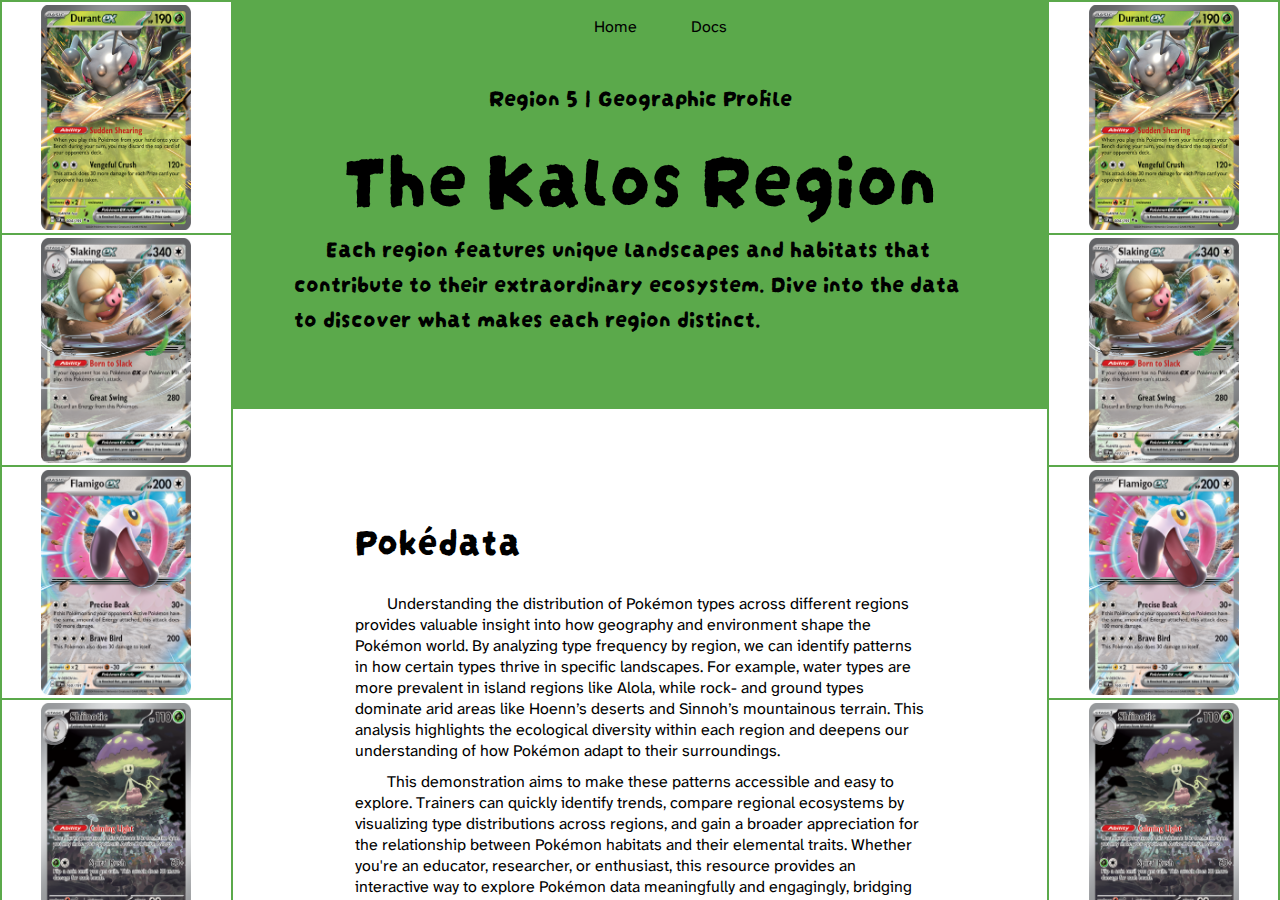
<file: docs/region5.html>
<!DOCTYPE html>
<html lang="en">
<head>
  <meta charset="UTF-8">
  <meta name="viewport" content="width=device-width, initial-scale=1.0">
  <title>Welcome to Kalos</title>
  <link rel="stylesheet" href="css/style.css">
</head>

<body>
  <div class="onethird-layout">
    <!-- column 1 -->
    <div class="single-card-grid">
      <div class="single-card-grid-layout">
        <!-- row 1 -->
        <div class="card-grid-item-5 twist1">
          <img src="./assets/card1.png" alt="pokémon card">
        </div>
        <div class="card-grid-item-5 twist2">
          <img src="./assets/card2.png" alt="pokémon card">
        </div>
        <div class="card-grid-item-5 twist3">
          <img src="./assets/card3.png" alt="pokémon card">
        </div>

        <!-- row 2 -->
        <div class="card-grid-item-5 twist1">
          <img src="./assets/card4.png" alt="pokémon card">
        </div>
        <div class="card-grid-item-5 twist2">
          <img src="./assets/card5.png" alt="pokémon card">
        </div>
        <div class="card-grid-item-5 twist3">
          <img src="./assets/card6.png" alt="pokémon card">
        </div>

        <!-- row 3 -->
        <div class="card-grid-item-5 twist1">
          <img src="./assets/card7.png" alt="pokémon card">
        </div>
        <div class="card-grid-item-5 twist2">
          <img src="./assets/card8.png" alt="pokémon card">
        </div>
        <div class="card-grid-item-5 twist3">
          <img src="./assets/card9.png" alt="pokémon card">
        </div>

        <!-- row 4 -->
        <div class="card-grid-item-5 twist1">
          <img src="./assets/card10.png" alt="pokémon card">
        </div>
        <div class="card-grid-item-5 twist2">
          <img src="./assets/card11.png" alt="pokémon card">
        </div>
        <div class="card-grid-item-5 twist3">
          <img src="./assets/card12.png" alt="pokémon card">
        </div>

        <!-- row 5 -->
         <div class="card-grid-item-5 twist1">
          <img src="./assets/card13.png" alt="pokémon card">
         </div>
         <div class="card-grid-item-5 twist2">
          <img src="./assets/card14.png" alt="pokémon card">
         </div>
         <div class="card-grid-item-5 twist3">
          <img src="./assets/card15.png" alt="pokémon card">
         </div>

         <!-- row 6 -->
         <div class="card-grid-item-5 twist1">
          <img src="./assets/card16.png" alt="pokémon card">
         </div>
         <div class="card-grid-item-5 twist2">
          <img src="./assets/card17.png" alt="pokémon card">
         </div>
         <div class="card-grid-item-5 twist3">
          <img src="./assets/card18.png" alt="pokémon card">
         </div>

         <!-- row 7 -->
         <div class="card-grid-item-5 twist1">
          <img src="./assets/card19.png" alt="pokémon card">
         </div>
         <div class="card-grid-item-5 twist2">
          <img src="./assets/card20.png" alt="pokémon card">
         </div>
         <div class="card-grid-item-5 twist3">
          <img src="./assets/card21.png" alt="pokémon card">
         </div>

         <!-- row 8 -->
         <div class="card-grid-item-5 twist1">
          <img src="./assets/card22.png" alt="pokémon card">
         </div>
         <div class="card-grid-item-5 twist2">
          <img src="./assets/card23.png" alt="pokémon card">
         </div>
         <div class="card-grid-item-5 twist3">
          <img src="./assets/card24.png" alt="pokémon card">
         </div>
      </div>
    </div>

    <!-- column 2 -->
    <div class="onethird-item">
      <header class="bkg-forest">
        <nav>
          <ul>
            <li><a href="index.html">Home</a></li>
            <li><a href="docs.html">Docs</a></li>
          </ul>
        </nav>

        <div class="banner-article">
          <div class="banner-item">
            <p class="header-3">
              Region 5 | Geographic Profile 
            </p>
          </div>
          <div class="banner-item">
            <p class="header-0">
              The Kalos Region
            </p>
          </div>
          <div class="banner-item">
            <p class="header-3 paragraph">
              Each region features unique landscapes and habitats that contribute to their extraordinary ecosystem. Dive into the data to discover what makes each region distinct.
            </p>
          </div>
        </div>
      </header>

      <main class="article">
        <div class="article-wrapper">
          <p class="header-1">Pokédata</p>
          <br>
          <p class="paragraph">
            Understanding the distribution of Pokémon types across different regions provides valuable insight into how geography and environment shape the Pokémon world. By analyzing type frequency by region, we can identify patterns in how certain types thrive in specific landscapes. For example, water types are more prevalent in island regions like Alola, while rock- and ground types dominate arid areas like Hoenn’s deserts and Sinnoh’s mountainous terrain. This analysis highlights the ecological diversity within each region and deepens our understanding of how Pokémon adapt to their surroundings.  
          </p>
          <p class="paragraph">
            This demonstration aims to make these patterns accessible and easy to explore. Trainers can quickly identify trends, compare regional ecosystems by visualizing type distributions across regions, and gain a broader appreciation for the relationship between Pokémon habitats and their elemental traits. Whether you're an educator, researcher, or enthusiast, this resource provides an interactive way to explore Pokémon data meaningfully and engagingly, bridging the gap between gameplay and data analysis.
          </p>
        </div>
        <div class="reg-img">
          <img src="./assets/bar5.png" alt="bar chart">
        </div>
        <div class="article-wrapper">
          <p class="paragraph">
            Beyond identifying patterns, this analysis enhances strategic decision-making for trainers and researchers. Understanding which types are most common in each region can help trainers anticipate challenges, build balanced teams, and appreciate the environmental influences on Pokémon availability. For researchers, these insights provide a deeper look into how the Pokémon world mirrors real-world biodiversity, reinforcing the connection between habitat, adaptation, and survival. By engaging with this data, users can uncover new perspectives on the Pokémon universe and explore the dynamic relationship between nature and Pokémon distribution.
          </p>
        </div>
          <div class="table-wrapper">
          <iframe src="table-5.html"></iframe>
          </div>
      </main>
      
      <footer>
        <p class="txt-center">
          Copyright &copf; 2025 Pokémon Data Center <br> Daniella Wilkinson
        </p>
      </footer>
    </div>

    <!-- column 3 -->
    <div class="single-card-grid">
      <div class="single-card-grid-layout">
        <!-- row 1 -->
        <div class="card-grid-item-5 twist1">
          <img src="./assets/card1.png" alt="pokémon card">
        </div>
        <div class="card-grid-item-5 twist2">
          <img src="./assets/card2.png" alt="pokémon card">
        </div>
        <div class="card-grid-item-5 twist3">
          <img src="./assets/card3.png" alt="pokémon card">
        </div>

        <!-- row 2 -->
        <div class="card-grid-item-5 twist1">
          <img src="./assets/card4.png" alt="pokémon card">
        </div>
        <div class="card-grid-item-5 twist2">
          <img src="./assets/card5.png" alt="pokémon card">
        </div>
        <div class="card-grid-item-5 twist3">
          <img src="./assets/card6.png" alt="pokémon card">
        </div>

        <!-- row 3 -->
        <div class="card-grid-item-5 twist1">
          <img src="./assets/card7.png" alt="pokémon card">
        </div>
        <div class="card-grid-item-5 twist2">
          <img src="./assets/card8.png" alt="pokémon card">
        </div>
        <div class="card-grid-item-5 twist3">
          <img src="./assets/card9.png" alt="pokémon card">
        </div>

        <!-- row 4 -->
        <div class="card-grid-item-5 twist1">
          <img src="./assets/card10.png" alt="pokémon card">
        </div>
        <div class="card-grid-item-5 twist2">
          <img src="./assets/card11.png" alt="pokémon card">
        </div>
        <div class="card-grid-item-5 twist3">
          <img src="./assets/card12.png" alt="pokémon card">
        </div>

        <!-- row 5 -->
         <div class="card-grid-item-5 twist1">
          <img src="./assets/card13.png" alt="pokémon card">
         </div>
         <div class="card-grid-item-5 twist2">
          <img src="./assets/card14.png" alt="pokémon card">
         </div>
         <div class="card-grid-item-5 twist3">
          <img src="./assets/card15.png" alt="pokémon card">
         </div>

         <!-- row 6 -->
         <div class="card-grid-item-5 twist1">
          <img src="./assets/card16.png" alt="pokémon card">
         </div>
         <div class="card-grid-item-5 twist2">
          <img src="./assets/card17.png" alt="pokémon card">
         </div>
         <div class="card-grid-item-5 twist3">
          <img src="./assets/card18.png" alt="pokémon card">
         </div>

         <!-- row 7 -->
         <div class="card-grid-item-5 twist1">
          <img src="./assets/card19.png" alt="pokémon card">
         </div>
         <div class="card-grid-item-5 twist2">
          <img src="./assets/card20.png" alt="pokémon card">
         </div>
         <div class="card-grid-item-5 twist3">
          <img src="./assets/card21.png" alt="pokémon card">
         </div>

         <!-- row 8 -->
         <div class="card-grid-item-5 twist1">
          <img src="./assets/card22.png" alt="pokémon card">
         </div>
         <div class="card-grid-item-5 twist2">
          <img src="./assets/card23.png" alt="pokémon card">
         </div>
         <div class="card-grid-item-5 twist3">
          <img src="./assets/card24.png" alt="pokémon card">
         </div>
      </div>
    </div>
  </div>
</body>
</html>
</file>
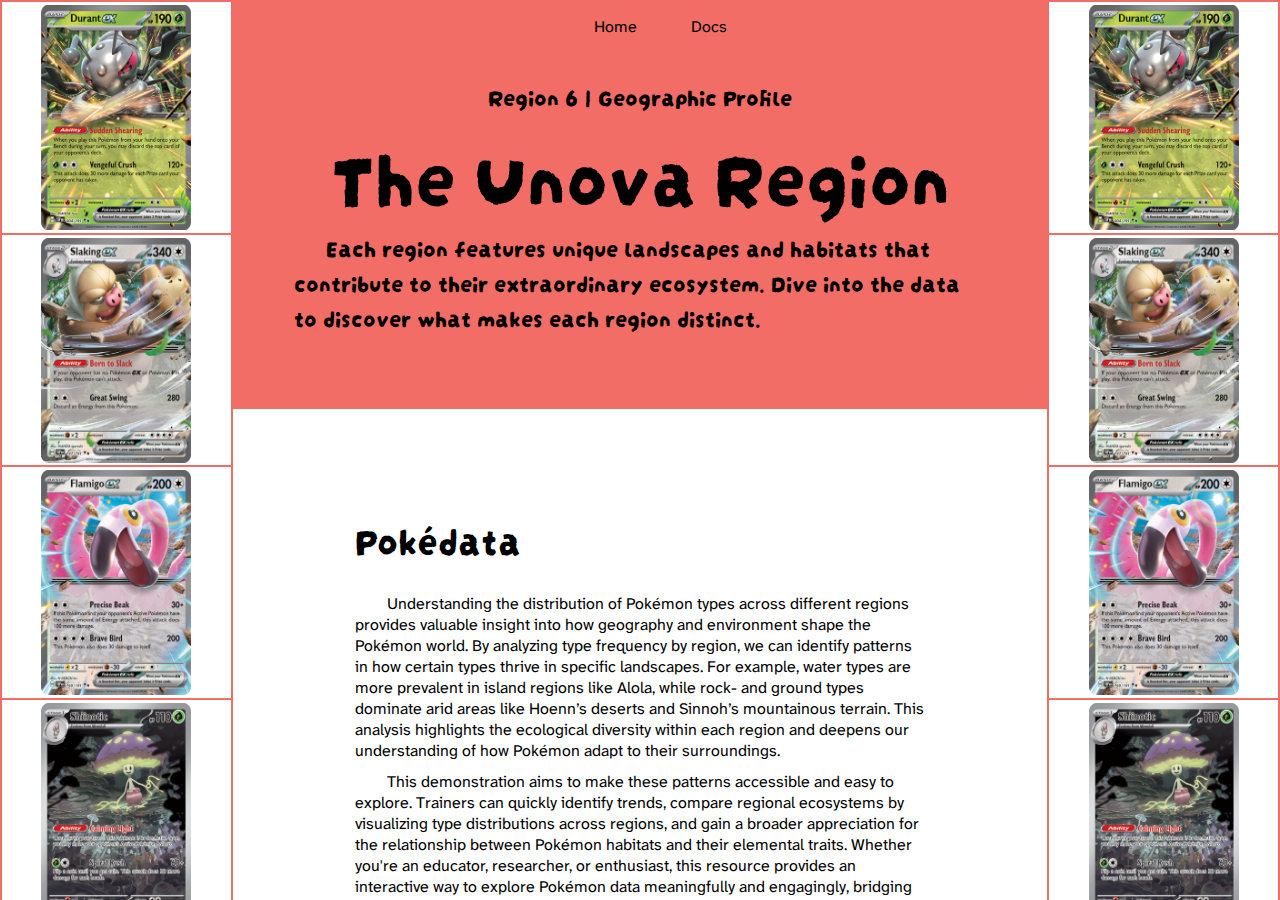
<file: docs/region6.html>
<!DOCTYPE html>
<html lang="en">
<head>
  <meta charset="UTF-8">
  <meta name="viewport" content="width=device-width, initial-scale=1.0">
  <title>Welcome to Unova</title>
  <link rel="stylesheet" href="css/style.css">
</head>

<body>
  <div class="onethird-layout">
    <!-- column 1 -->
    <div class="single-card-grid">
      <div class="single-card-grid-layout">
        <!-- row 1 -->
        <div class="card-grid-item-6 twist1">
          <img src="./assets/card1.png" alt="pokémon card">
        </div>
        <div class="card-grid-item-6 twist2">
          <img src="./assets/card2.png" alt="pokémon card">
        </div>
        <div class="card-grid-item-6 twist3">
          <img src="./assets/card3.png" alt="pokémon card">
        </div>

        <!-- row 2 -->
        <div class="card-grid-item-6 twist1">
          <img src="./assets/card4.png" alt="pokémon card">
        </div>
        <div class="card-grid-item-6 twist2">
          <img src="./assets/card5.png" alt="pokémon card">
        </div>
        <div class="card-grid-item-6 twist3">
          <img src="./assets/card6.png" alt="pokémon card">
        </div>

        <!-- row 3 -->
        <div class="card-grid-item-6 twist1">
          <img src="./assets/card7.png" alt="pokémon card">
        </div>
        <div class="card-grid-item-6 twist2">
          <img src="./assets/card8.png" alt="pokémon card">
        </div>
        <div class="card-grid-item-6 twist3">
          <img src="./assets/card9.png" alt="pokémon card">
        </div>

        <!-- row 4 -->
        <div class="card-grid-item-6 twist1">
          <img src="./assets/card10.png" alt="pokémon card">
        </div>
        <div class="card-grid-item-6 twist2">
          <img src="./assets/card11.png" alt="pokémon card">
        </div>
        <div class="card-grid-item-6 twist3">
          <img src="./assets/card12.png" alt="pokémon card">
        </div>

        <!-- row 5 -->
         <div class="card-grid-item-6 twist1">
          <img src="./assets/card13.png" alt="pokémon card">
         </div>
         <div class="card-grid-item-6 twist2">
          <img src="./assets/card14.png" alt="pokémon card">
         </div>
         <div class="card-grid-item-6 twist3">
          <img src="./assets/card15.png" alt="pokémon card">
         </div>

         <!-- row 6 -->
         <div class="card-grid-item-6 twist1">
          <img src="./assets/card16.png" alt="pokémon card">
         </div>
         <div class="card-grid-item-6 twist2">
          <img src="./assets/card17.png" alt="pokémon card">
         </div>
         <div class="card-grid-item-6 twist3">
          <img src="./assets/card18.png" alt="pokémon card">
         </div>

         <!-- row 7 -->
         <div class="card-grid-item-6 twist1">
          <img src="./assets/card19.png" alt="pokémon card">
         </div>
         <div class="card-grid-item-6 twist2">
          <img src="./assets/card20.png" alt="pokémon card">
         </div>
         <div class="card-grid-item-6 twist3">
          <img src="./assets/card21.png" alt="pokémon card">
         </div>

         <!-- row 8 -->
         <div class="card-grid-item-6 twist1">
          <img src="./assets/card22.png" alt="pokémon card">
         </div>
         <div class="card-grid-item-6 twist2">
          <img src="./assets/card23.png" alt="pokémon card">
         </div>
         <div class="card-grid-item-6 twist3">
          <img src="./assets/card24.png" alt="pokémon card">
         </div>
      </div>
    </div>

    <!-- column 2 -->
    <div class="onethird-item">
      <header class="bkg-pink">
        <nav>
          <ul>
            <li><a href="index.html">Home</a></li>
            <li><a href="docs.html">Docs</a></li>
          </ul>
        </nav>

        <div class="banner-article">
          <div class="banner-item">
            <p class="header-3">
              Region 6 | Geographic Profile 
            </p>
          </div>
          <div class="banner-item">
            <p class="header-0">
              The Unova Region
            </p>
          </div>
          <div class="banner-item">
            <p class="header-3 paragraph">
              Each region features unique landscapes and habitats that contribute to their extraordinary ecosystem. Dive into the data to discover what makes each region distinct.
            </p>
          </div>
        </div>
      </header>

      <main class="article">
        <div class="article-wrapper">
          <p class="header-1">Pokédata</p>
          <br>
          <p class="paragraph">
            Understanding the distribution of Pokémon types across different regions provides valuable insight into how geography and environment shape the Pokémon world. By analyzing type frequency by region, we can identify patterns in how certain types thrive in specific landscapes. For example, water types are more prevalent in island regions like Alola, while rock- and ground types dominate arid areas like Hoenn’s deserts and Sinnoh’s mountainous terrain. This analysis highlights the ecological diversity within each region and deepens our understanding of how Pokémon adapt to their surroundings.  
          </p>
          <p class="paragraph">
            This demonstration aims to make these patterns accessible and easy to explore. Trainers can quickly identify trends, compare regional ecosystems by visualizing type distributions across regions, and gain a broader appreciation for the relationship between Pokémon habitats and their elemental traits. Whether you're an educator, researcher, or enthusiast, this resource provides an interactive way to explore Pokémon data meaningfully and engagingly, bridging the gap between gameplay and data analysis.
          </p>
        </div>
        <div class="reg-img">
          <img src="./assets/bar6.png" alt="bar chart">
        </div>
        <div class="article-wrapper">
          <p class="paragraph">
            Beyond identifying patterns, this analysis enhances strategic decision-making for trainers and researchers. Understanding which types are most common in each region can help trainers anticipate challenges, build balanced teams, and appreciate the environmental influences on Pokémon availability. For researchers, these insights provide a deeper look into how the Pokémon world mirrors real-world biodiversity, reinforcing the connection between habitat, adaptation, and survival. By engaging with this data, users can uncover new perspectives on the Pokémon universe and explore the dynamic relationship between nature and Pokémon distribution.
          </p>
        </div>
          <div class="table-wrapper">
          <iframe src="table-6.html"></iframe>
          </div>
      </main>
      
      <footer>
        <p class="txt-center">
          Copyright &copf; 2025 Pokémon Data Center <br> Daniella Wilkinson
        </p>
      </footer>
    </div>

    <!-- column 3 -->
    <div class="single-card-grid">
      <div class="single-card-grid-layout">
        <!-- row 1 -->
        <div class="card-grid-item-6 twist1">
          <img src="./assets/card1.png" alt="pokémon card">
        </div>
        <div class="card-grid-item-6 twist2">
          <img src="./assets/card2.png" alt="pokémon card">
        </div>
        <div class="card-grid-item-6 twist3">
          <img src="./assets/card3.png" alt="pokémon card">
        </div>

        <!-- row 2 -->
        <div class="card-grid-item-6 twist1">
          <img src="./assets/card4.png" alt="pokémon card">
        </div>
        <div class="card-grid-item-6 twist2">
          <img src="./assets/card5.png" alt="pokémon card">
        </div>
        <div class="card-grid-item-6 twist3">
          <img src="./assets/card6.png" alt="pokémon card">
        </div>

        <!-- row 3 -->
        <div class="card-grid-item-6 twist1">
          <img src="./assets/card7.png" alt="pokémon card">
        </div>
        <div class="card-grid-item-6 twist2">
          <img src="./assets/card8.png" alt="pokémon card">
        </div>
        <div class="card-grid-item-6 twist3">
          <img src="./assets/card9.png" alt="pokémon card">
        </div>

        <!-- row 4 -->
        <div class="card-grid-item-6 twist1">
          <img src="./assets/card10.png" alt="pokémon card">
        </div>
        <div class="card-grid-item-6 twist2">
          <img src="./assets/card11.png" alt="pokémon card">
        </div>
        <div class="card-grid-item-6 twist3">
          <img src="./assets/card12.png" alt="pokémon card">
        </div>

        <!-- row 5 -->
         <div class="card-grid-item-6 twist1">
          <img src="./assets/card13.png" alt="pokémon card">
         </div>
         <div class="card-grid-item-6 twist2">
          <img src="./assets/card14.png" alt="pokémon card">
         </div>
         <div class="card-grid-item-6 twist3">
          <img src="./assets/card15.png" alt="pokémon card">
         </div>

         <!-- row 6 -->
         <div class="card-grid-item-6 twist1">
          <img src="./assets/card16.png" alt="pokémon card">
         </div>
         <div class="card-grid-item-6 twist2">
          <img src="./assets/card17.png" alt="pokémon card">
         </div>
         <div class="card-grid-item-6 twist3">
          <img src="./assets/card18.png" alt="pokémon card">
         </div>

         <!-- row 7 -->
         <div class="card-grid-item-6 twist1">
          <img src="./assets/card19.png" alt="pokémon card">
         </div>
         <div class="card-grid-item-6 twist2">
          <img src="./assets/card20.png" alt="pokémon card">
         </div>
         <div class="card-grid-item-6 twist3">
          <img src="./assets/card21.png" alt="pokémon card">
         </div>

         <!-- row 8 -->
         <div class="card-grid-item-6 twist1">
          <img src="./assets/card22.png" alt="pokémon card">
         </div>
         <div class="card-grid-item-6 twist2">
          <img src="./assets/card23.png" alt="pokémon card">
         </div>
         <div class="card-grid-item-6 twist3">
          <img src="./assets/card24.png" alt="pokémon card">
         </div>
      </div>
    </div>
  </div>
</body>
</html>
</file>
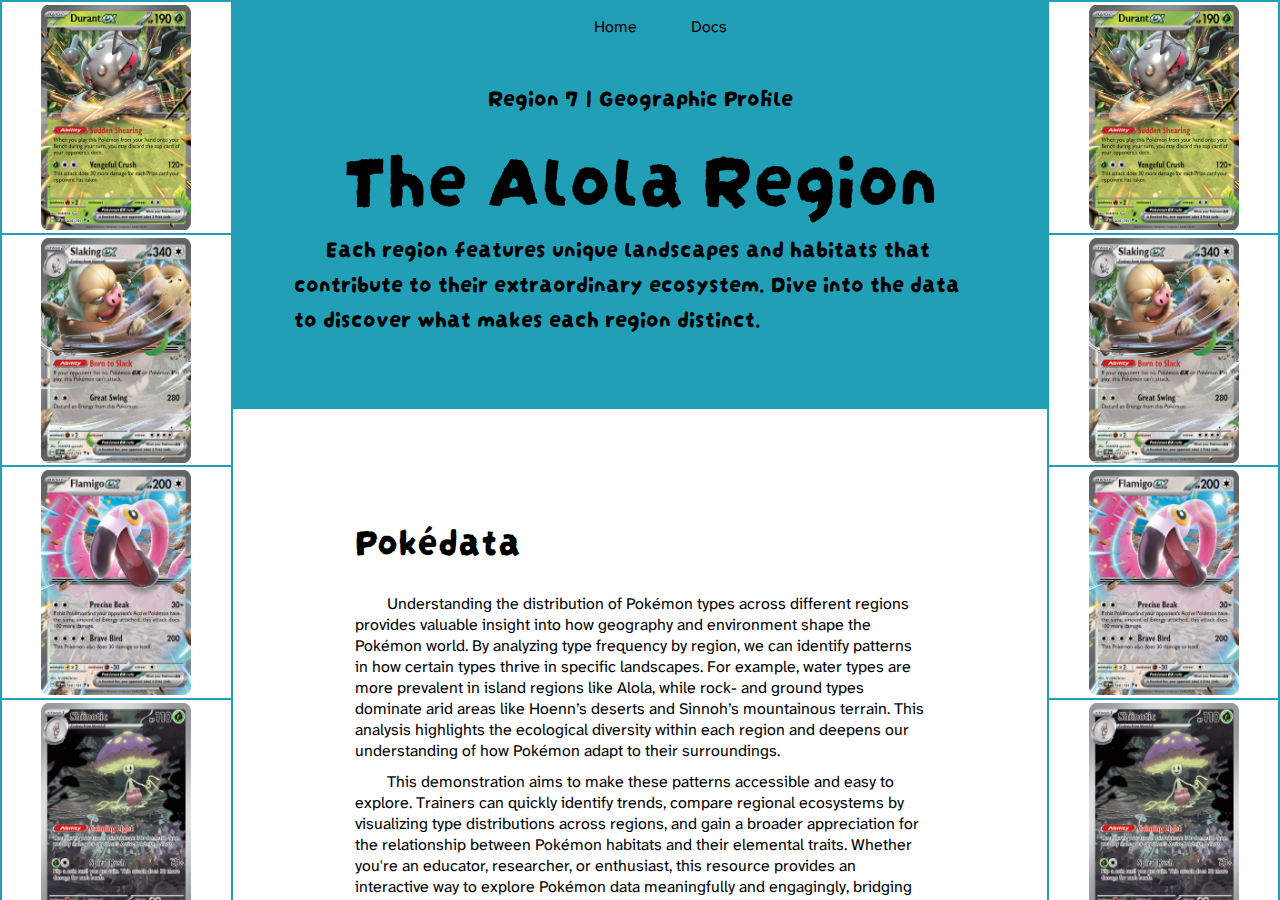
<file: docs/region7.html>
<!DOCTYPE html>
<html lang="en">
<head>
  <meta charset="UTF-8">
  <meta name="viewport" content="width=device-width, initial-scale=1.0">
  <title>Welcome to Alola</title>
  <link rel="stylesheet" href="css/style.css">
</head>

<body>
  <div class="onethird-layout">
    <!-- column 1 -->
    <div class="single-card-grid">
      <div class="single-card-grid-layout">
        <!-- row 1 -->
        <div class="card-grid-item-7 twist1">
          <img src="./assets/card1.png" alt="pokémon card">
        </div>
        <div class="card-grid-item-7 twist2">
          <img src="./assets/card2.png" alt="pokémon card">
        </div>
        <div class="card-grid-item-7 twist3">
          <img src="./assets/card3.png" alt="pokémon card">
        </div>

        <!-- row 2 -->
        <div class="card-grid-item-7 twist1">
          <img src="./assets/card4.png" alt="pokémon card">
        </div>
        <div class="card-grid-item-7 twist2">
          <img src="./assets/card5.png" alt="pokémon card">
        </div>
        <div class="card-grid-item-7 twist3">
          <img src="./assets/card6.png" alt="pokémon card">
        </div>

        <!-- row 3 -->
        <div class="card-grid-item-7 twist1">
          <img src="./assets/card7.png" alt="pokémon card">
        </div>
        <div class="card-grid-item-7 twist2">
          <img src="./assets/card8.png" alt="pokémon card">
        </div>
        <div class="card-grid-item-7 twist3">
          <img src="./assets/card9.png" alt="pokémon card">
        </div>

        <!-- row 4 -->
        <div class="card-grid-item-7 twist1">
          <img src="./assets/card10.png" alt="pokémon card">
        </div>
        <div class="card-grid-item-7 twist2">
          <img src="./assets/card11.png" alt="pokémon card">
        </div>
        <div class="card-grid-item-7 twist3">
          <img src="./assets/card12.png" alt="pokémon card">
        </div>

        <!-- row 5 -->
         <div class="card-grid-item-7 twist1">
          <img src="./assets/card13.png" alt="pokémon card">
         </div>
         <div class="card-grid-item-7 twist2">
          <img src="./assets/card14.png" alt="pokémon card">
         </div>
         <div class="card-grid-item-7 twist3">
          <img src="./assets/card15.png" alt="pokémon card">
         </div>

         <!-- row 6 -->
         <div class="card-grid-item-7 twist1">
          <img src="./assets/card16.png" alt="pokémon card">
         </div>
         <div class="card-grid-item-7 twist2">
          <img src="./assets/card17.png" alt="pokémon card">
         </div>
         <div class="card-grid-item-7 twist3">
          <img src="./assets/card18.png" alt="pokémon card">
         </div>

         <!-- row 7 -->
         <div class="card-grid-item-7 twist1">
          <img src="./assets/card19.png" alt="pokémon card">
         </div>
         <div class="card-grid-item-7 twist2">
          <img src="./assets/card20.png" alt="pokémon card">
         </div>
         <div class="card-grid-item-7 twist3">
          <img src="./assets/card21.png" alt="pokémon card">
         </div>

         <!-- row 8 -->
         <div class="card-grid-item-7 twist1">
          <img src="./assets/card22.png" alt="pokémon card">
         </div>
         <div class="card-grid-item-7 twist2">
          <img src="./assets/card23.png" alt="pokémon card">
         </div>
         <div class="card-grid-item-7 twist3">
          <img src="./assets/card24.png" alt="pokémon card">
         </div>
      </div>
    </div>

    <!-- column 2 -->
    <div class="onethird-item">
      <header class="bkg-teal">
        <nav>
          <ul>
            <li><a href="index.html">Home</a></li>
            <li><a href="docs.html">Docs</a></li>
          </ul>
        </nav>

        <div class="banner-article">
          <div class="banner-item">
            <p class="header-3">
              Region 7 | Geographic Profile 
            </p>
          </div>
          <div class="banner-item">
            <p class="header-0">
              The Alola Region
            </p>
          </div>
          <div class="banner-item">
            <p class="header-3 paragraph">
              Each region features unique landscapes and habitats that contribute to their extraordinary ecosystem. Dive into the data to discover what makes each region distinct.
            </p>
          </div>
        </div>
      </header>

      <main class="article">
        <div class="article-wrapper">
          <p class="header-1">Pokédata</p>
          <br>
          <p class="paragraph">
            Understanding the distribution of Pokémon types across different regions provides valuable insight into how geography and environment shape the Pokémon world. By analyzing type frequency by region, we can identify patterns in how certain types thrive in specific landscapes. For example, water types are more prevalent in island regions like Alola, while rock- and ground types dominate arid areas like Hoenn’s deserts and Sinnoh’s mountainous terrain. This analysis highlights the ecological diversity within each region and deepens our understanding of how Pokémon adapt to their surroundings.  
          </p>
          <p class="paragraph">
            This demonstration aims to make these patterns accessible and easy to explore. Trainers can quickly identify trends, compare regional ecosystems by visualizing type distributions across regions, and gain a broader appreciation for the relationship between Pokémon habitats and their elemental traits. Whether you're an educator, researcher, or enthusiast, this resource provides an interactive way to explore Pokémon data meaningfully and engagingly, bridging the gap between gameplay and data analysis.
          </p>
        </div>
        <div class="reg-img">
          <img src="./assets/bar7.png" alt="bar chart">
        </div>
        <div class="article-wrapper">
          <p class="paragraph">
            Beyond identifying patterns, this analysis enhances strategic decision-making for trainers and researchers. Understanding which types are most common in each region can help trainers anticipate challenges, build balanced teams, and appreciate the environmental influences on Pokémon availability. For researchers, these insights provide a deeper look into how the Pokémon world mirrors real-world biodiversity, reinforcing the connection between habitat, adaptation, and survival. By engaging with this data, users can uncover new perspectives on the Pokémon universe and explore the dynamic relationship between nature and Pokémon distribution.
          </p>
        </div>
          <div class="table-wrapper">
          <iframe src="table-7.html"></iframe>
          </div>
      </main>
      
      <footer>
        <p class="txt-center">
          Copyright &copf; 2025 Pokémon Data Center <br> Daniella Wilkinson
        </p>
      </footer>
    </div>

    <!-- column 3 -->
    <div class="single-card-grid">
      <div class="single-card-grid-layout">
        <!-- row 1 -->
        <div class="card-grid-item-7 twist1">
          <img src="./assets/card1.png" alt="pokémon card">
        </div>
        <div class="card-grid-item-7 twist2">
          <img src="./assets/card2.png" alt="pokémon card">
        </div>
        <div class="card-grid-item-7 twist3">
          <img src="./assets/card3.png" alt="pokémon card">
        </div>

        <!-- row 2 -->
        <div class="card-grid-item-7 twist1">
          <img src="./assets/card4.png" alt="pokémon card">
        </div>
        <div class="card-grid-item-7 twist2">
          <img src="./assets/card5.png" alt="pokémon card">
        </div>
        <div class="card-grid-item-7 twist3">
          <img src="./assets/card6.png" alt="pokémon card">
        </div>

        <!-- row 3 -->
        <div class="card-grid-item-7 twist1">
          <img src="./assets/card7.png" alt="pokémon card">
        </div>
        <div class="card-grid-item-7 twist2">
          <img src="./assets/card8.png" alt="pokémon card">
        </div>
        <div class="card-grid-item-7 twist3">
          <img src="./assets/card9.png" alt="pokémon card">
        </div>

        <!-- row 4 -->
        <div class="card-grid-item-7 twist1">
          <img src="./assets/card10.png" alt="pokémon card">
        </div>
        <div class="card-grid-item-7 twist2">
          <img src="./assets/card11.png" alt="pokémon card">
        </div>
        <div class="card-grid-item-7 twist3">
          <img src="./assets/card12.png" alt="pokémon card">
        </div>

        <!-- row 5 -->
         <div class="card-grid-item-7 twist1">
          <img src="./assets/card13.png" alt="pokémon card">
         </div>
         <div class="card-grid-item-7 twist2">
          <img src="./assets/card14.png" alt="pokémon card">
         </div>
         <div class="card-grid-item-7 twist3">
          <img src="./assets/card15.png" alt="pokémon card">
         </div>

         <!-- row 6 -->
         <div class="card-grid-item-7 twist1">
          <img src="./assets/card16.png" alt="pokémon card">
         </div>
         <div class="card-grid-item-7 twist2">
          <img src="./assets/card17.png" alt="pokémon card">
         </div>
         <div class="card-grid-item-7 twist3">
          <img src="./assets/card18.png" alt="pokémon card">
         </div>

         <!-- row 7 -->
         <div class="card-grid-item-7 twist1">
          <img src="./assets/card19.png" alt="pokémon card">
         </div>
         <div class="card-grid-item-7 twist2">
          <img src="./assets/card20.png" alt="pokémon card">
         </div>
         <div class="card-grid-item-7 twist3">
          <img src="./assets/card21.png" alt="pokémon card">
         </div>

         <!-- row 8 -->
         <div class="card-grid-item-7 twist1">
          <img src="./assets/card22.png" alt="pokémon card">
         </div>
         <div class="card-grid-item-7 twist2">
          <img src="./assets/card23.png" alt="pokémon card">
         </div>
         <div class="card-grid-item-7 twist3">
          <img src="./assets/card24.png" alt="pokémon card">
         </div>
      </div>
    </div>
  </div>
</body>
</html>
</file>
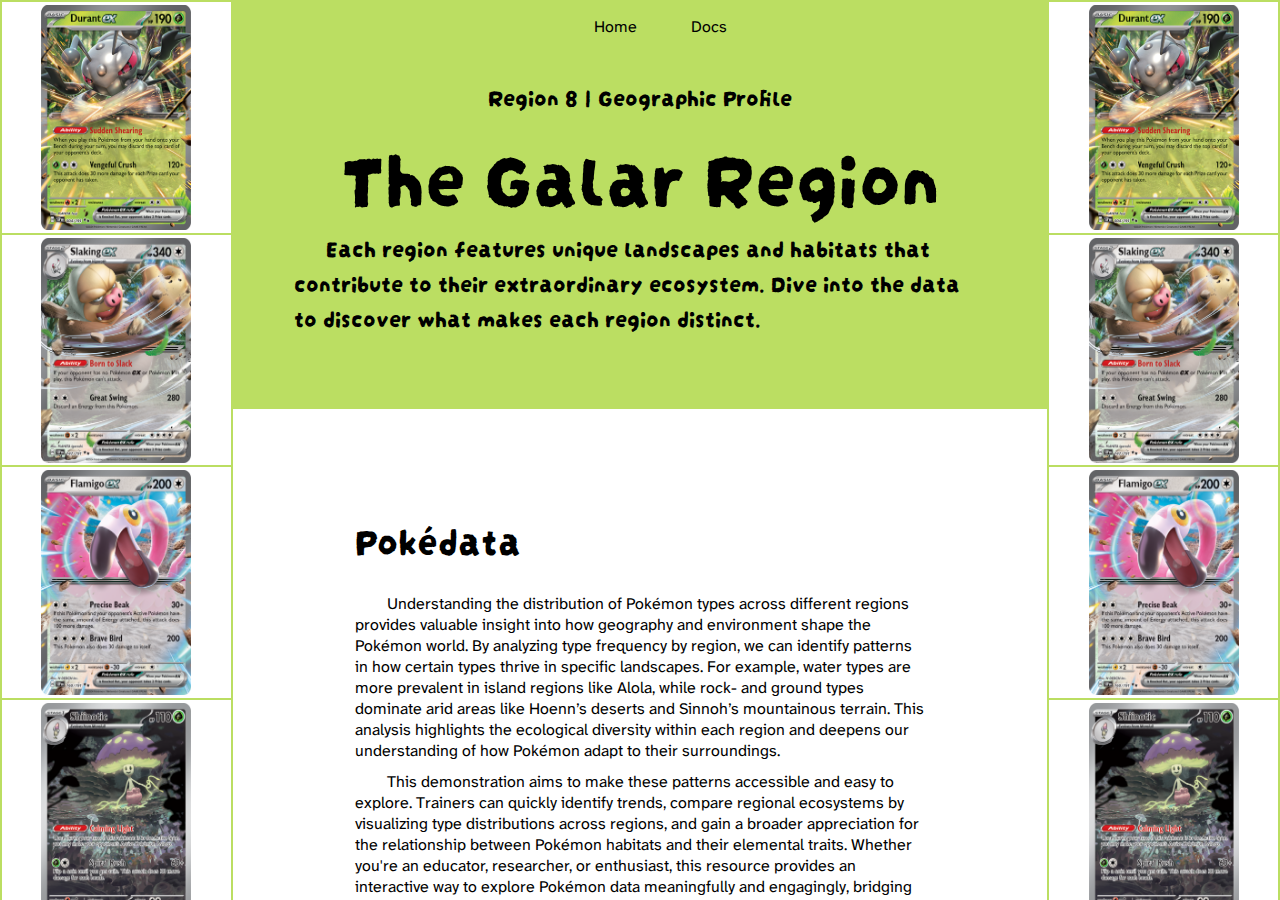
<file: docs/region8.html>
<!DOCTYPE html>
<html lang="en">
<head>
  <meta charset="UTF-8">
  <meta name="viewport" content="width=device-width, initial-scale=1.0">
  <title>Welcome to Galar</title>
  <link rel="stylesheet" href="css/style.css">
</head>

<body>
  <div class="onethird-layout">
    <!-- column 1 -->
    <div class="single-card-grid">
      <div class="single-card-grid-layout">
        <!-- row 1 -->
        <div class="card-grid-item-8 twist1">
          <img src="./assets/card1.png" alt="pokémon card">
        </div>
        <div class="card-grid-item-8 twist2">
          <img src="./assets/card2.png" alt="pokémon card">
        </div>
        <div class="card-grid-item-8 twist3">
          <img src="./assets/card3.png" alt="pokémon card">
        </div>

        <!-- row 2 -->
        <div class="card-grid-item-8 twist1">
          <img src="./assets/card4.png" alt="pokémon card">
        </div>
        <div class="card-grid-item-8 twist2">
          <img src="./assets/card5.png" alt="pokémon card">
        </div>
        <div class="card-grid-item-8 twist3">
          <img src="./assets/card6.png" alt="pokémon card">
        </div>

        <!-- row 3 -->
        <div class="card-grid-item-8 twist1">
          <img src="./assets/card7.png" alt="pokémon card">
        </div>
        <div class="card-grid-item-8 twist2">
          <img src="./assets/card8.png" alt="pokémon card">
        </div>
        <div class="card-grid-item-8 twist3">
          <img src="./assets/card9.png" alt="pokémon card">
        </div>

        <!-- row 4 -->
        <div class="card-grid-item-8 twist1">
          <img src="./assets/card10.png" alt="pokémon card">
        </div>
        <div class="card-grid-item-8 twist2">
          <img src="./assets/card11.png" alt="pokémon card">
        </div>
        <div class="card-grid-item-8 twist3">
          <img src="./assets/card12.png" alt="pokémon card">
        </div>

        <!-- row 5 -->
         <div class="card-grid-item-8 twist1">
          <img src="./assets/card13.png" alt="pokémon card">
         </div>
         <div class="card-grid-item-8 twist2">
          <img src="./assets/card14.png" alt="pokémon card">
         </div>
         <div class="card-grid-item-8 twist3">
          <img src="./assets/card15.png" alt="pokémon card">
         </div>

         <!-- row 6 -->
         <div class="card-grid-item-8 twist1">
          <img src="./assets/card16.png" alt="pokémon card">
         </div>
         <div class="card-grid-item-8 twist2">
          <img src="./assets/card17.png" alt="pokémon card">
         </div>
         <div class="card-grid-item-8 twist3">
          <img src="./assets/card18.png" alt="pokémon card">
         </div>

         <!-- row 7 -->
         <div class="card-grid-item-8 twist1">
          <img src="./assets/card19.png" alt="pokémon card">
         </div>
         <div class="card-grid-item-8 twist2">
          <img src="./assets/card20.png" alt="pokémon card">
         </div>
         <div class="card-grid-item-8 twist3">
          <img src="./assets/card21.png" alt="pokémon card">
         </div>

         <!-- row 8 -->
         <div class="card-grid-item-8 twist1">
          <img src="./assets/card22.png" alt="pokémon card">
         </div>
         <div class="card-grid-item-8 twist2">
          <img src="./assets/card23.png" alt="pokémon card">
         </div>
         <div class="card-grid-item-8 twist3">
          <img src="./assets/card24.png" alt="pokémon card">
         </div>
      </div>
    </div>

    <!-- column 2 -->
    <div class="onethird-item">
      <header class="bkg-yellow-green">
        <nav>
          <ul>
            <li><a href="index.html">Home</a></li>
            <li><a href="docs.html">Docs</a></li>
          </ul>
        </nav>

        <div class="banner-article">
          <div class="banner-item">
            <p class="header-3">
              Region 8 | Geographic Profile 
            </p>
          </div>
          <div class="banner-item">
            <p class="header-0">
              The Galar Region
            </p>
          </div>
          <div class="banner-item">
            <p class="header-3 paragraph">
              Each region features unique landscapes and habitats that contribute to their extraordinary ecosystem. Dive into the data to discover what makes each region distinct.
            </p>
          </div>
        </div>
      </header>

      <main class="article">
        <div class="article-wrapper">
          <p class="header-1">Pokédata</p>
          <br>
          <p class="paragraph">
            Understanding the distribution of Pokémon types across different regions provides valuable insight into how geography and environment shape the Pokémon world. By analyzing type frequency by region, we can identify patterns in how certain types thrive in specific landscapes. For example, water types are more prevalent in island regions like Alola, while rock- and ground types dominate arid areas like Hoenn’s deserts and Sinnoh’s mountainous terrain. This analysis highlights the ecological diversity within each region and deepens our understanding of how Pokémon adapt to their surroundings.  
          </p>
          <p class="paragraph">
            This demonstration aims to make these patterns accessible and easy to explore. Trainers can quickly identify trends, compare regional ecosystems by visualizing type distributions across regions, and gain a broader appreciation for the relationship between Pokémon habitats and their elemental traits. Whether you're an educator, researcher, or enthusiast, this resource provides an interactive way to explore Pokémon data meaningfully and engagingly, bridging the gap between gameplay and data analysis.
          </p>
        </div>
        <div class="reg-img">
          <img src="./assets/bar8.png" alt="bar chart">
        </div>
        <div class="article-wrapper">
          <p class="paragraph">
            Beyond identifying patterns, this analysis enhances strategic decision-making for trainers and researchers. Understanding which types are most common in each region can help trainers anticipate challenges, build balanced teams, and appreciate the environmental influences on Pokémon availability. For researchers, these insights provide a deeper look into how the Pokémon world mirrors real-world biodiversity, reinforcing the connection between habitat, adaptation, and survival. By engaging with this data, users can uncover new perspectives on the Pokémon universe and explore the dynamic relationship between nature and Pokémon distribution.
          </p>
        </div>
          <div class="table-wrapper">
          <iframe src="table-8.html"></iframe>
          </div>
      </main>
      
      <footer>
        <p class="txt-center">
          Copyright &copf; 2025 Pokémon Data Center <br> Daniella Wilkinson
        </p>
      </footer>
    </div>

    <!-- column 3 -->
    <div class="single-card-grid">
      <div class="single-card-grid-layout">
        <!-- row 1 -->
        <div class="card-grid-item-8 twist1">
          <img src="./assets/card1.png" alt="pokémon card">
        </div>
        <div class="card-grid-item-8 twist2">
          <img src="./assets/card2.png" alt="pokémon card">
        </div>
        <div class="card-grid-item-8 twist3">
          <img src="./assets/card3.png" alt="pokémon card">
        </div>

        <!-- row 2 -->
        <div class="card-grid-item-8 twist1">
          <img src="./assets/card4.png" alt="pokémon card">
        </div>
        <div class="card-grid-item-8 twist2">
          <img src="./assets/card5.png" alt="pokémon card">
        </div>
        <div class="card-grid-item-8 twist3">
          <img src="./assets/card6.png" alt="pokémon card">
        </div>

        <!-- row 3 -->
        <div class="card-grid-item-8 twist1">
          <img src="./assets/card7.png" alt="pokémon card">
        </div>
        <div class="card-grid-item-8 twist2">
          <img src="./assets/card8.png" alt="pokémon card">
        </div>
        <div class="card-grid-item-8 twist3">
          <img src="./assets/card9.png" alt="pokémon card">
        </div>

        <!-- row 4 -->
        <div class="card-grid-item-8 twist1">
          <img src="./assets/card10.png" alt="pokémon card">
        </div>
        <div class="card-grid-item-8 twist2">
          <img src="./assets/card11.png" alt="pokémon card">
        </div>
        <div class="card-grid-item-8 twist3">
          <img src="./assets/card12.png" alt="pokémon card">
        </div>

        <!-- row 5 -->
         <div class="card-grid-item-8 twist1">
          <img src="./assets/card13.png" alt="pokémon card">
         </div>
         <div class="card-grid-item-8 twist2">
          <img src="./assets/card14.png" alt="pokémon card">
         </div>
         <div class="card-grid-item-8 twist3">
          <img src="./assets/card15.png" alt="pokémon card">
         </div>

         <!-- row 6 -->
         <div class="card-grid-item-8 twist1">
          <img src="./assets/card16.png" alt="pokémon card">
         </div>
         <div class="card-grid-item-8 twist2">
          <img src="./assets/card17.png" alt="pokémon card">
         </div>
         <div class="card-grid-item-8 twist3">
          <img src="./assets/card18.png" alt="pokémon card">
         </div>

         <!-- row 7 -->
         <div class="card-grid-item-8 twist1">
          <img src="./assets/card19.png" alt="pokémon card">
         </div>
         <div class="card-grid-item-8 twist2">
          <img src="./assets/card20.png" alt="pokémon card">
         </div>
         <div class="card-grid-item-8 twist3">
          <img src="./assets/card21.png" alt="pokémon card">
         </div>

         <!-- row 8 -->
         <div class="card-grid-item-8 twist1">
          <img src="./assets/card22.png" alt="pokémon card">
         </div>
         <div class="card-grid-item-8 twist2">
          <img src="./assets/card23.png" alt="pokémon card">
         </div>
         <div class="card-grid-item-8 twist3">
          <img src="./assets/card24.png" alt="pokémon card">
         </div>
      </div>
    </div>
  </div>
</body>
</html>
</file>
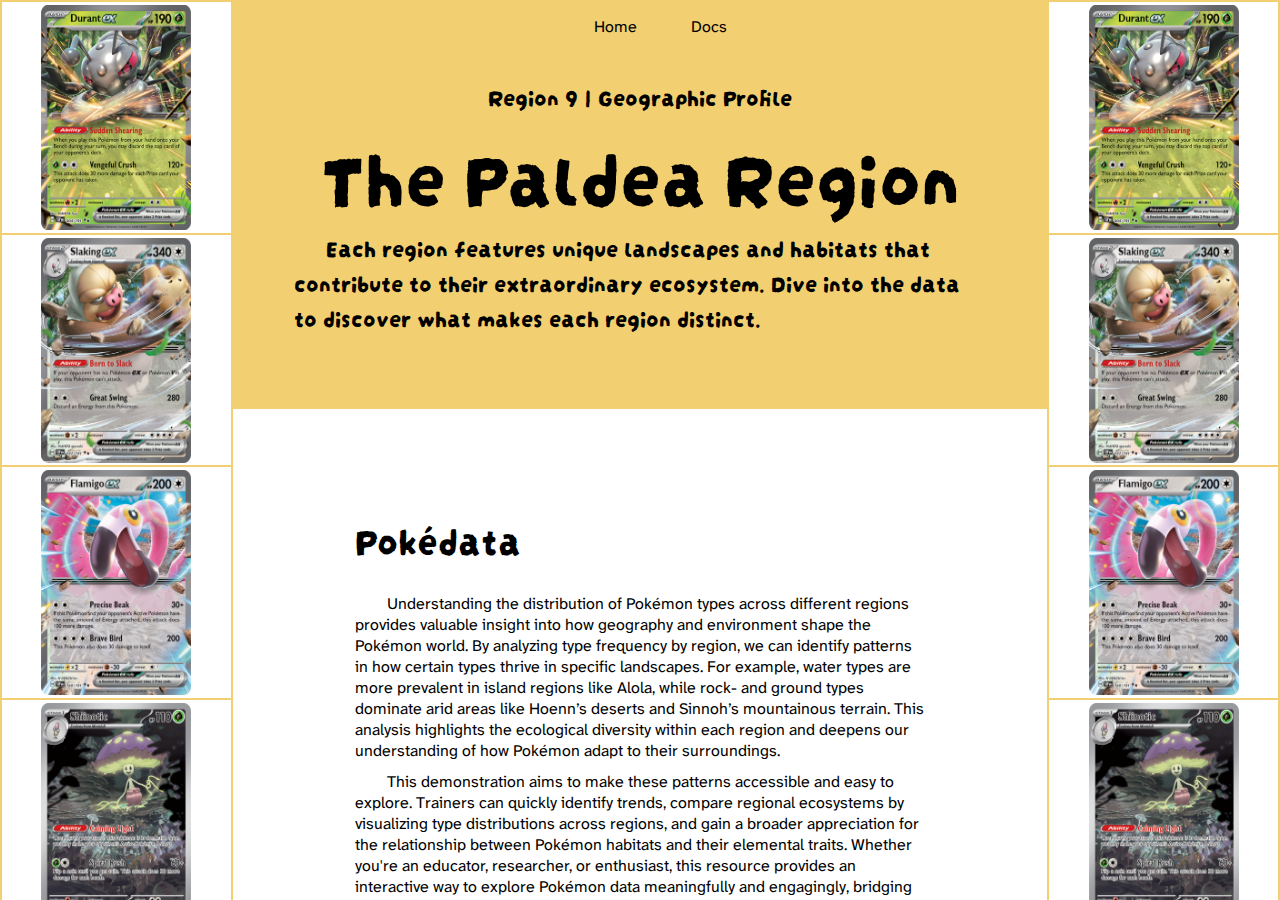
<file: docs/region9.html>
<!DOCTYPE html>
<html lang="en">
<head>
  <meta charset="UTF-8">
  <meta name="viewport" content="width=device-width, initial-scale=1.0">
  <title>Welcome to Paldea</title>
  <link rel="stylesheet" href="css/style.css">
</head>

<body>
  <div class="onethird-layout">
    <!-- column 1 -->
    <div class="single-card-grid">
      <div class="single-card-grid-layout">
        <!-- row 1 -->
        <div class="card-grid-item-9 twist1">
          <img src="./assets/card1.png" alt="pokémon card">
        </div>
        <div class="card-grid-item-9 twist2">
          <img src="./assets/card2.png" alt="pokémon card">
        </div>
        <div class="card-grid-item-9 twist3">
          <img src="./assets/card3.png" alt="pokémon card">
        </div>

        <!-- row 2 -->
        <div class="card-grid-item-9 twist1">
          <img src="./assets/card4.png" alt="pokémon card">
        </div>
        <div class="card-grid-item-9 twist2">
          <img src="./assets/card5.png" alt="pokémon card">
        </div>
        <div class="card-grid-item-9 twist3">
          <img src="./assets/card6.png" alt="pokémon card">
        </div>

        <!-- row 3 -->
        <div class="card-grid-item-9 twist1">
          <img src="./assets/card7.png" alt="pokémon card">
        </div>
        <div class="card-grid-item-9 twist2">
          <img src="./assets/card8.png" alt="pokémon card">
        </div>
        <div class="card-grid-item-9 twist3">
          <img src="./assets/card9.png" alt="pokémon card">
        </div>

        <!-- row 4 -->
        <div class="card-grid-item-9 twist1">
          <img src="./assets/card10.png" alt="pokémon card">
        </div>
        <div class="card-grid-item-9 twist2">
          <img src="./assets/card11.png" alt="pokémon card">
        </div>
        <div class="card-grid-item-9 twist3">
          <img src="./assets/card12.png" alt="pokémon card">
        </div>

        <!-- row 5 -->
         <div class="card-grid-item-9 twist1">
          <img src="./assets/card13.png" alt="pokémon card">
         </div>
         <div class="card-grid-item-9 twist2">
          <img src="./assets/card14.png" alt="pokémon card">
         </div>
         <div class="card-grid-item-9 twist3">
          <img src="./assets/card15.png" alt="pokémon card">
         </div>

         <!-- row 6 -->
         <div class="card-grid-item-9 twist1">
          <img src="./assets/card16.png" alt="pokémon card">
         </div>
         <div class="card-grid-item-9 twist2">
          <img src="./assets/card17.png" alt="pokémon card">
         </div>
         <div class="card-grid-item-9 twist3">
          <img src="./assets/card18.png" alt="pokémon card">
         </div>

         <!-- row 7 -->
         <div class="card-grid-item-9 twist1">
          <img src="./assets/card19.png" alt="pokémon card">
         </div>
         <div class="card-grid-item-9 twist2">
          <img src="./assets/card20.png" alt="pokémon card">
         </div>
         <div class="card-grid-item-9 twist3">
          <img src="./assets/card21.png" alt="pokémon card">
         </div>

         <!-- row 8 -->
         <div class="card-grid-item-9 twist1">
          <img src="./assets/card22.png" alt="pokémon card">
         </div>
         <div class="card-grid-item-9 twist2">
          <img src="./assets/card23.png" alt="pokémon card">
         </div>
         <div class="card-grid-item-9 twist3">
          <img src="./assets/card24.png" alt="pokémon card">
         </div>
      </div>
    </div>

    <!-- column 2 -->
    <div class="onethird-item">
      <header class="bkg-yellow">
        <nav>
          <ul>
            <li><a href="index.html">Home</a></li>
            <li><a href="docs.html">Docs</a></li>
          </ul>
        </nav>

        <div class="banner-article">
          <div class="banner-item">
            <p class="header-3">
              Region 9 | Geographic Profile 
            </p>
          </div>
          <div class="banner-item">
            <p class="header-0">
              The Paldea Region
            </p>
          </div>
          <div class="banner-item">
            <p class="header-3 paragraph">
              Each region features unique landscapes and habitats that contribute to their extraordinary ecosystem. Dive into the data to discover what makes each region distinct.
            </p>
          </div>
        </div>
      </header>

      <main class="article">
        <div class="article-wrapper">
          <p class="header-1">Pokédata</p>
          <br>
          <p class="paragraph">
            Understanding the distribution of Pokémon types across different regions provides valuable insight into how geography and environment shape the Pokémon world. By analyzing type frequency by region, we can identify patterns in how certain types thrive in specific landscapes. For example, water types are more prevalent in island regions like Alola, while rock- and ground types dominate arid areas like Hoenn’s deserts and Sinnoh’s mountainous terrain. This analysis highlights the ecological diversity within each region and deepens our understanding of how Pokémon adapt to their surroundings.  
          </p>
          <p class="paragraph">
            This demonstration aims to make these patterns accessible and easy to explore. Trainers can quickly identify trends, compare regional ecosystems by visualizing type distributions across regions, and gain a broader appreciation for the relationship between Pokémon habitats and their elemental traits. Whether you're an educator, researcher, or enthusiast, this resource provides an interactive way to explore Pokémon data meaningfully and engagingly, bridging the gap between gameplay and data analysis.
          </p>
        </div>
        <div class="reg-img">
          <img src="./assets/bar9.png" alt="bar chart">
        </div>
        <div class="article-wrapper">
          <p class="paragraph">
            Beyond identifying patterns, this analysis enhances strategic decision-making for trainers and researchers. Understanding which types are most common in each region can help trainers anticipate challenges, build balanced teams, and appreciate the environmental influences on Pokémon availability. For researchers, these insights provide a deeper look into how the Pokémon world mirrors real-world biodiversity, reinforcing the connection between habitat, adaptation, and survival. By engaging with this data, users can uncover new perspectives on the Pokémon universe and explore the dynamic relationship between nature and Pokémon distribution.
          </p>
        </div>
          <div class="table-wrapper">
          <iframe src="table-9.html"></iframe>
          </div>
      </main>
      
      <footer>
        <p class="txt-center">
          Copyright &copf; 2025 Pokémon Data Center <br> Daniella Wilkinson
        </p>
      </footer>
    </div>

    <!-- column 3 -->
    <div class="single-card-grid">
      <div class="single-card-grid-layout">
        <!-- row 1 -->
        <div class="card-grid-item-9 twist1">
          <img src="./assets/card1.png" alt="pokémon card">
        </div>
        <div class="card-grid-item-9 twist2">
          <img src="./assets/card2.png" alt="pokémon card">
        </div>
        <div class="card-grid-item-9 twist3">
          <img src="./assets/card3.png" alt="pokémon card">
        </div>

        <!-- row 2 -->
        <div class="card-grid-item-9 twist1">
          <img src="./assets/card4.png" alt="pokémon card">
        </div>
        <div class="card-grid-item-9 twist2">
          <img src="./assets/card5.png" alt="pokémon card">
        </div>
        <div class="card-grid-item-9 twist3">
          <img src="./assets/card6.png" alt="pokémon card">
        </div>

        <!-- row 3 -->
        <div class="card-grid-item-9 twist1">
          <img src="./assets/card7.png" alt="pokémon card">
        </div>
        <div class="card-grid-item-9 twist2">
          <img src="./assets/card8.png" alt="pokémon card">
        </div>
        <div class="card-grid-item-9 twist3">
          <img src="./assets/card9.png" alt="pokémon card">
        </div>

        <!-- row 4 -->
        <div class="card-grid-item-9 twist1">
          <img src="./assets/card10.png" alt="pokémon card">
        </div>
        <div class="card-grid-item-9 twist2">
          <img src="./assets/card11.png" alt="pokémon card">
        </div>
        <div class="card-grid-item-9 twist3">
          <img src="./assets/card12.png" alt="pokémon card">
        </div>

        <!-- row 5 -->
         <div class="card-grid-item-9 twist1">
          <img src="./assets/card13.png" alt="pokémon card">
         </div>
         <div class="card-grid-item-9 twist2">
          <img src="./assets/card14.png" alt="pokémon card">
         </div>
         <div class="card-grid-item-9 twist3">
          <img src="./assets/card15.png" alt="pokémon card">
         </div>

         <!-- row 6 -->
         <div class="card-grid-item-9 twist1">
          <img src="./assets/card16.png" alt="pokémon card">
         </div>
         <div class="card-grid-item-9 twist2">
          <img src="./assets/card17.png" alt="pokémon card">
         </div>
         <div class="card-grid-item-9 twist3">
          <img src="./assets/card18.png" alt="pokémon card">
         </div>

         <!-- row 7 -->
         <div class="card-grid-item-9 twist1">
          <img src="./assets/card19.png" alt="pokémon card">
         </div>
         <div class="card-grid-item-9 twist2">
          <img src="./assets/card20.png" alt="pokémon card">
         </div>
         <div class="card-grid-item-9 twist3">
          <img src="./assets/card21.png" alt="pokémon card">
         </div>

         <!-- row 8 -->
         <div class="card-grid-item-9 twist1">
          <img src="./assets/card22.png" alt="pokémon card">
         </div>
         <div class="card-grid-item-9 twist2">
          <img src="./assets/card23.png" alt="pokémon card">
         </div>
         <div class="card-grid-item-9 twist3">
          <img src="./assets/card24.png" alt="pokémon card">
         </div>
      </div>
    </div>
  </div>
</body>
</html>
</file>
<file: docs/css/style.css>
@import url("https://fonts.googleapis.com/css2?family=Darumadrop+One&display=swap");
@import url("https://fonts.googleapis.com/css2?family=Atkinson+Hyperlegible+Next:ital,wght@0,200..800;1,200..800&display=swap");
* {
  box-sizing: border-box;
}

html, body {
  margin: 0;
  padding: 0;
  height: 100%;
  overflow: auto !important;
}

main {
  margin: 0;
  padding: 0;
}

a {
  color: black;
  text-decoration: none;
}

a:hover {
  text-decoration: underline;
  text-decoration-thickness: 2px;
  text-underline-offset: 5px;
}

header {
  margin: 0;
  padding: 0;
}

nav {
  display: flex;
  margin-left: auto;
  margin-right: auto;
  padding: 0;
  width: 100%;
  align-items: center;
  justify-content: center;
}

nav li {
  margin: 0;
  padding: 0;
  display: inline;
  list-style-type: none;
}

nav a {
  margin: 0;
  padding: 25px;
  text-decoration: none;
}

nav a:hover {
  text-decoration: underline;
  text-decoration-thickness: 3px;
  text-underline-offset: 5px;
}

.banner-center {
  display: grid;
  margin: 0 auto;
  padding: 0;
}

.banner-article {
  display: grid;
  margin: 0 auto;
  padding: 25px 0 75px 0;
  width: 85%;
}

.banner-item {
  margin: 0 auto;
  padding: 0;
}

.banner-callout {
  margin: 0 auto;
  padding: 25px 0;
  width: 70%;
}

footer {
  margin: 0 auto;
  padding: 25px 0;
  display: flex;
  align-items: center;
  justify-content: center;
}

.onehalf-layout {
  display: flex;
  margin: 0;
  padding: 0;
  height: 100vh;
}

.onehalf-item {
  flex: 50%;
  margin-left: auto;
  margin-right: auto;
  padding: 0;
  overflow-y: auto;
  scroll-behavior: smooth;
}

.onehalf-item {
  scrollbar-width: none;
  -ms-overflow-style: none;
}
.onehalf-item-:-webkit-scrollbar {
  display: none;
}

.map {
  margin: 0 auto;
  padding: 0;
  width: auto;
  display: flex;
  align-items: center;
  justify-content: center;
}

.map ol {
  list-style-position: inside;
  padding-left: 0;
}

.map ol li {
  font-size: 2rem;
  font-family: "Darumadrop One", serif;
  margin: 8px 0;
}
.map ol li a {
  display: inline-block;
}
.map ol li a:hover {
  text-decoration: underline;
  text-decoration-thickness: 3px;
  text-underline-offset: 5px;
}

.three-col-grid {
  margin-left: auto;
  margin-right: auto;
  padding: 0;
  height: 100vh;
  width: 100vw;
  max-width: 100%;
  display: grid;
  grid-template-columns: repeat(3, 1fr);
  grid-template-rows: repeat(3, auto);
  overflow-y: auto;
}

.three-col-grid-item {
  display: flex;
  align-items: center;
  justify-content: center;
  flex-direction: column;
  aspect-ratio: 1/1;
  border: solid 1px #f2cf70;
  box-sizing: border-box;
}
.three-col-grid-item a {
  text-decoration: none;
  color: #333;
  font-size: 1.5rem;
  font-weight: bold;
}
.three-col-grid-item .blurb {
  font-size: 1rem;
  color: #333;
  width: 90%;
  max-width: 90%;
  text-align: center;
}

.three-col-grid-item img {
  width: 150px;
  height: 225px;
  margin-left: auto;
  margin-right: auto;
  padding: 0;
}

@media (max-width: 768px) {
  .three-col-grid {
    grid-template-columns: repeat(2, 1fr);
    grid-template-rows: repeat(4, auto);
    height: 100vh;
  }
}
@media (max-width: 480px) {
  .three-col-grid {
    grid-template-columns: repeat(1, 1fr);
    grid-template-rows: repeat(6, auto);
    height: 100vh;
  }
}
@media (max-width: 480px) {
  .three-col-grid {
    grid-template-columns: repeat(2, 1fr);
    grid-template-rows: repeat(2, 1fr);
    height: 60vh;
  }
}
.onethird-layout {
  display: flex;
  margin: 0;
  padding: 0;
  height: 100vh;
}

.onethird-item {
  flex: 70%;
  margin-left: auto;
  margin-right: auto;
  overflow-y: auto;
  scroll-behavior: smooth;
}

.onethird-item {
  scrollbar-width: none;
  -ms-overflow-style: none;
}
.onethird-item-:-webkit-scrollbar {
  display: none;
}

.single-card-grid {
  flex: 20%;
  margin-left: auto;
  margin-right: auto;
  overflow-y: auto;
  scroll-behavior: smooth;
}

.single-card-grid {
  scrollbar-width: none;
  -ms-overflow-style: none;
}
.single-card-grid-:-webkit-scrollbar {
  display: none;
}

.single-card-grid-layout {
  margin: 0 auto;
  width: 100vw;
  height: 100vh;
  display: grid;
  grid-template-columns: repeat(1, 1fr);
  grid-template-rows: repeat(1, auto);
  max-width: 100%;
  overflow-y: auto;
  scrollbar-width: none;
  -ms-overflow-style: none;
}
.single-card-grid-layout-:-webkit-scrollbar {
  display: none;
}

.card-grid-item-1,
.card-grid-item-2,
.card-grid-item-3,
.card-grid-item-4,
.card-grid-item-5,
.card-grid-item-6,
.card-grid-item-7,
.card-grid-item-8,
.card-grid-item-9 {
  display: flex;
  flex-direction: column;
  align-items: center;
  justify-content: center;
  box-sizing: border-box;
  aspect-ratio: 1/1;
}

.card-grid-item-1 img,
.card-grid-item-2 img,
.card-grid-item-3 img,
.card-grid-item-4 img,
.card-grid-item-5 img,
.card-grid-item-6 img,
.card-grid-item-7 img,
.card-grid-item-8 img,
.card-grid-item-9 img {
  width: 150px;
  height: 225px;
  margin-left: auto;
  margin-right: auto;
  padding: 0;
}

.card-grid-item-1 {
  border-left: 2px solid #DD544E;
  border-right: 2px solid #DD544E;
  border-top: 2px solid #DD544E;
}

.card-grid-item-2 {
  border-left: 2px solid #708ac7;
  border-right: 2px solid #708ac7;
  border-top: 2px solid #708ac7;
}

.card-grid-item-3 {
  border-left: 2px solid #fc9550;
  border-right: 2px solid #fc9550;
  border-top: 2px solid #fc9550;
}

.card-grid-item-4 {
  border-left: 2px solid #76B2D7;
  border-right: 2px solid #76B2D7;
  border-top: 2px solid #76B2D7;
}

.card-grid-item-5 {
  border-left: 2px solid #5ba94b;
  border-right: 2px solid #5ba94b;
  border-top: 2px solid #5ba94b;
}

.card-grid-item-6 {
  border-left: 2px solid #f26d66;
  border-right: 2px solid #f26d66;
  border-top: 2px solid #f26d66;
}

.card-grid-item-7 {
  border-left: 2px solid #209fb6;
  border-right: 2px solid #209fb6;
  border-top: 2px solid #209fb6;
}

.card-grid-item-8 {
  border-left: 2px solid #bbde62;
  border-right: 2px solid #bbde62;
  border-top: 2px solid #bbde62;
}

.card-grid-item-9 {
  border-left: 2px solid #f2cf70;
  border-right: 2px solid #f2cf70;
  border-top: 2px solid #f2cf70;
}

.twist1 img:hover {
  transform: scale(1.5) rotate(5deg);
  transition-duration: 0.1s;
}

.twist2 img:hover {
  transform: scale(1.5) rotate(-10deg);
  transition-duration: 0.1s;
}

.twist3 img:hover {
  transform: scale(1.5) rotate(10deg);
  transition-duration: 0.1s;
}

/* Responsive Adjustments */
@media (max-width: 768px) {
  .card-grid {
    grid-template-columns: repeat(2, 1fr);
    grid-template-rows: repeat(4, auto);
    height: 100vh;
  }
}
@media (max-width: 480px) {
  .card-grid {
    grid-template-columns: repeat(1, 1fr);
    grid-template-rows: repeat(6, auto);
    height: 100vh;
  }
}
@media (max-width: 480px) {
  .card-grid {
    grid-template-columns: repeat(2, 1fr);
    grid-template-rows: repeat(2, 1fr);
    height: 60vh;
  }
}
.article {
  margin: 0;
  padding: 100px 0 0 0;
}

.article-wrapper {
  margin: 0 auto;
  padding: 0;
  width: 70%;
}

.table-wrapper {
  margin: 0 auto;
  padding: 0;
  width: 90%;
}

iframe {
  margin: 0;
  padding: 0;
  width: 100%;
  height: 825px;
  border: none;
}

.reg-img img {
  display: flex;
  margin: 0 auto;
  padding: 10px 0;
  width: 700px;
  height: auto;
}

.docs-layout {
  display: flex;
  margin: 0;
  padding: 0;
  height: 100vh;
}

.docs-item {
  flex: 80%;
  margin-left: auto;
  margin-right: auto;
  padding: 0;
  overflow-y: auto;
  scroll-behavior: smooth;
}

.docs-item {
  scrollbar-width: none;
  -ms-overflow-style: none;
}
.docs-item-:-webkit-scrollbar {
  display: none;
}

.docs-nav {
  flex: 20%;
  margin-left: auto;
  margin-right: auto;
  padding: 0;
  overflow-y: auto;
  scroll-behavior: smooth;
}

.docs-nav {
  scrollbar-width: none;
  -ms-overflow-style: none;
}
.docs-nav-:-webkit-scrollbar {
  display: none;
}

section {
  margin: 0;
  padding: 10px 0;
}

.docs-wrapper {
  margin: 0 auto;
  padding: 100px 0;
  width: 50%;
}

.docs-img img {
  display: flex;
  margin: 0 auto;
  padding: 25px 0;
  width: 725px;
  height: 500px;
}

.btn-purple {
  background-color: #708ac7;
}

.btn-orange {
  background-color: #fc9550;
}

.btn-blue {
  background-color: #76B2D7;
}

.btn-red {
  background-color: #DD544E;
}

.btn-teal {
  background-color: #209fb6;
}

.btn-yellow-green {
  background-color: #bbde62;
}

.btn-forest {
  background-color: #5ba94b;
}

.btn-pink {
  background-color: #f26d66;
}

.btn-yellow {
  background-color: #f2cf70;
}

.bkg-purple {
  background-color: #708ac7;
}

.bkg-orange {
  background-color: #fc9550;
}

.bkg-blue {
  background-color: #76B2D7;
}

.bkg-red {
  background-color: #DD544E;
}

.bkg-teal {
  background-color: #209fb6;
}

.bkg-yellow-green {
  background-color: #bbde62;
}

.bkg-forest {
  background-color: #5ba94b;
}

.bkg-pink {
  background-color: #f26d66;
}

.bkg-yellow {
  background-color: #f2cf70;
}

body {
  font-family: "Atkinson Hyperlegible Next", serif;
}

.reactable {
  font-family: "Atkinson Hyperlegible Next", serif;
}

p {
  margin: 0;
  padding: 5px 0;
}

.header-0 {
  margin: 0;
  padding: 0;
  font-family: "Darumadrop One", serif;
  font-size: 5rem;
}
.header-1 {
  margin: 0;
  padding: 0;
  font-family: "Darumadrop One", serif;
  font-size: 2.5rem;
}
.header-2 {
  margin: 0;
  padding: 0;
  font-family: "Darumadrop One", serif;
  font-size: 2rem;
}
.header-3 {
  margin: 0;
  padding: 0;
  font-family: "Darumadrop One", serif;
  font-size: 1.5rem;
}

.txt-light {
  color: #999;
}

.paragraph {
  text-indent: 2rem;
}

.txt-left {
  text-align: left;
}

.txt-right {
  text-align: right;
}

.txt-center {
  text-align: center;
}

.txt-heavy {
  color: #222;
}

.txt-medium {
  color: #666;
}

.text-body {
  font-family: "Atkinson Hyperlegible Next", serif;
  line-height: 1.6;
  color: #333;
}

.text-sm-light {
  font-size: 0.875rem;
  font-weight: 300;
}

.text-sm-regular {
  font-size: 0.875rem;
  font-weight: 400;
}

.text-sm-bold {
  font-size: 0.875rem;
  font-weight: 700;
}

.text-md-light {
  font-size: 1rem;
  font-weight: 300;
}

.text-md-regular {
  font-size: 1rem;
  font-weight: 400;
}

.text-md-bold {
  font-size: 1rem;
  font-weight: 700;
}

.text-lg-light {
  font-size: 1.25rem;
  font-weight: 300;
}

.text-lg-regular {
  font-size: 1.25rem;
  font-weight: 400;
}

.text-lg-bold {
  font-size: 1.25rem;
  font-weight: 700;
}

.text-xl-light {
  font-size: 1.5rem;
  font-weight: 300;
}

.text-xl-regular {
  font-size: 1.5rem;
  font-weight: 400;
}

.text-xl-bold {
  font-size: 1.5rem;
  font-weight: 700;
}

.twist1 img:hover {
  transform: scale(1.5) rotate(5deg);
  transition-duration: 0.1s;
}

.twist2 img:hover {
  transform: scale(1.5) rotate(-10deg);
  transition-duration: 0.1s;
}

.twist3 img:hover {
  transform: scale(1.5) rotate(10deg);
  transition-duration: 0.1s;
}
</file>
